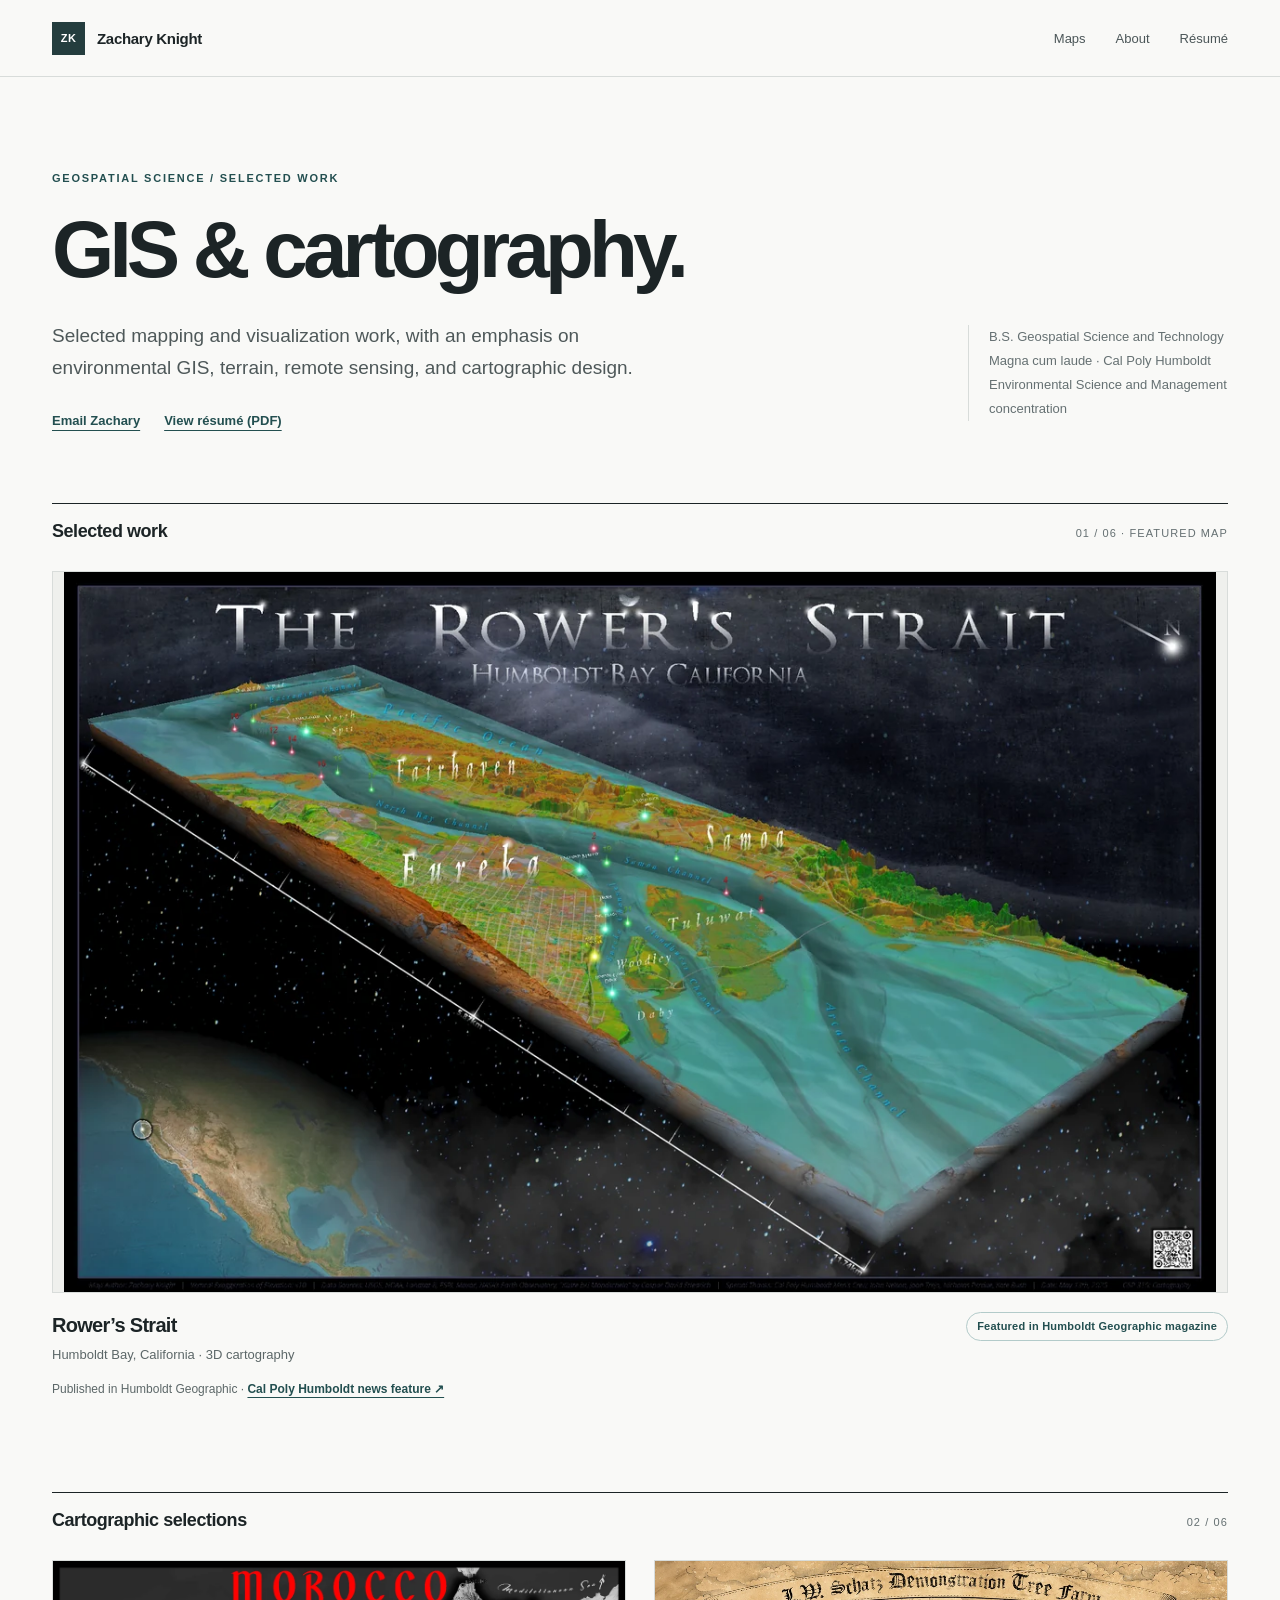
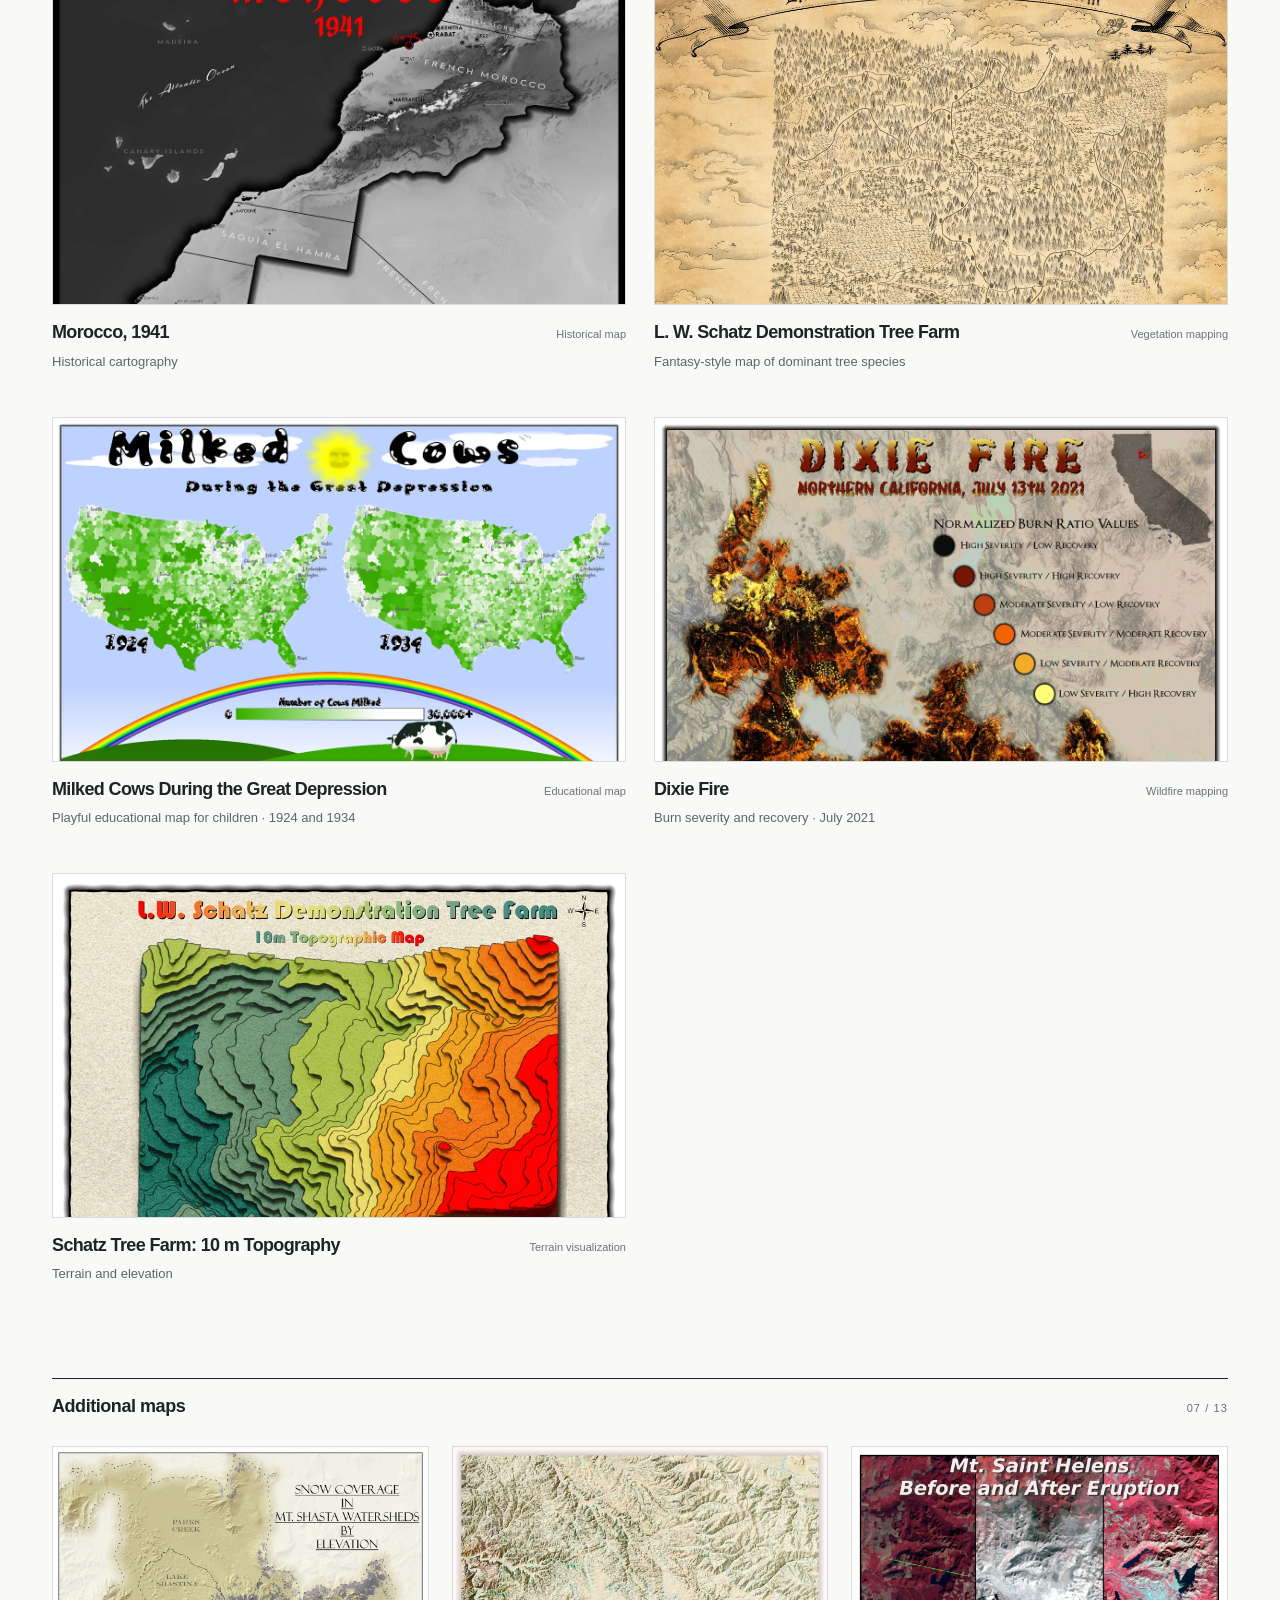
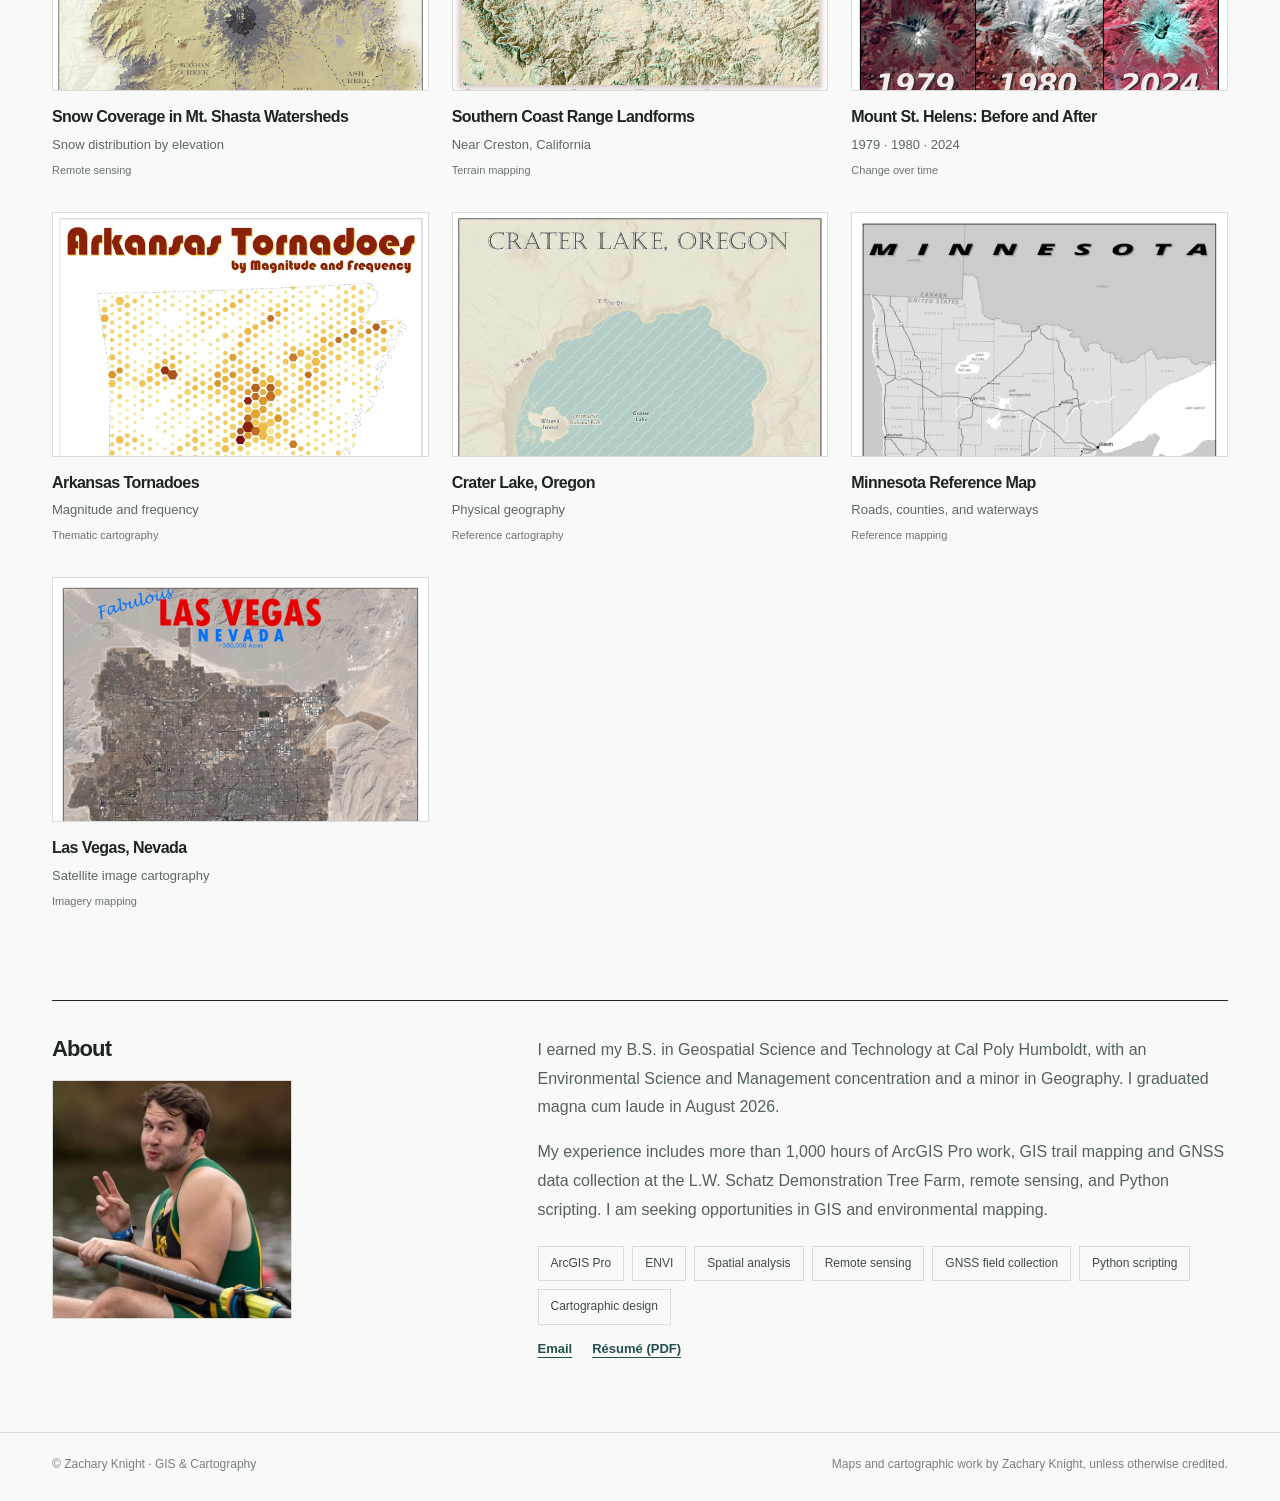
<file: index.html>
<!DOCTYPE html>

<html lang="en"><head>
<meta charset="utf-8"/><meta content="width=device-width,initial-scale=1" name="viewport"/>
<meta content="Selected maps by Zachary Knight, Geospatial Science graduate. Cartography, terrain, remote sensing, and environmental GIS." name="description"/><meta content="#f9f9f7" name="theme-color"/>
<title>Portfolio | Zachary Knight · GIS &amp; Cartography</title>
<link href="style.css" rel="stylesheet"/>
<link href="assets/favicon.svg" rel="icon" type="image/svg+xml"/>
</head><body data-depth="0">
<a class="skip-link" href="#main">Skip to main content</a>
<header class="header"><div class="shell header-inner">
<a aria-label="Zachary Knight — homepage" class="brand" href="index.html"><span aria-hidden="true" class="brand-mark">ZK</span> Zachary Knight</a>
<nav aria-label="Main navigation" class="nav"><a href="index.html#selected">Maps</a><a href="index.html#about">About</a><a href="assets/Zachary_Knight_Resume_Public.pdf" rel="noopener noreferrer" target="_blank">Résumé</a></nav>
</div></header>
<main id="main">
<div class="shell">
<section class="hero"><div><p class="eyebrow">Geospatial science / selected work</p><h1>GIS &amp; cartography.</h1>
<p class="lede">Selected mapping and visualization work, with an emphasis on environmental GIS, terrain, remote sensing, and cartographic design.</p><div class="hero-links"><a class="hero-link" href="mailto:zachary42knight@gmail.com">Email Zachary</a><a class="hero-link" href="assets/Zachary_Knight_Resume_Public.pdf" rel="noopener noreferrer" target="_blank">View résumé (PDF)</a></div></div>
<div class="hero-side">B.S. Geospatial Science and Technology<br/>Magna cum laude · Cal Poly Humboldt<br/>Environmental Science and Management concentration</div></section>
<section aria-labelledby="featured-title" class="section" id="selected"><div class="section-head"><h2 id="featured-title">Selected work</h2><span class="section-number">01 / 06 · Featured map</span></div>
<a aria-label="View Rower's Strait project" class="featured-block" href="projects/rowers-strait.html">
<div class="feature-image"><img alt="Rower’s Strait: oblique 3D map of Humboldt Bay, California" fetchpriority="high" height="1280" src="assets/thumbs/rowers-strait.webp" width="2048"/></div>
<div class="featured-caption"><div><h3 class="card-title">Rower’s Strait</h3><p class="card-subtitle">Humboldt Bay, California · 3D cartography</p></div><span class="pill">Featured in Humboldt Geographic magazine</span></div></a><p class="publication-note">Published in Humboldt Geographic · <a href="https://now.humboldt.edu/news/geography-publication-highlights-art-mapmaking-and-storytelling" rel="noopener noreferrer" target="_blank">Cal Poly Humboldt news feature ↗</a></p></section>
<section aria-labelledby="primary-title" class="section"><div class="section-head"><h2 id="primary-title">Cartographic selections</h2><span class="section-number">02 / 06</span></div><div class="cards"><a aria-label="View Morocco, 1941" class="card" href="projects/morocco-1941.html">
<div class="card-image"><img alt="Morocco, 1941 map preview" decoding="async" height="1582" loading="lazy" src="assets/thumbs/morocco-1941.webp" width="2048"/></div>
<div class="card-info"><div><h3 class="card-title">Morocco, 1941</h3><p class="card-subtitle">Historical cartography</p></div><span class="category">Historical map</span></div></a>
<a aria-label="View L. W. Schatz Demonstration Tree Farm" class="card" href="projects/schatz-tree-farm.html">
<div class="card-image"><img alt="L. W. Schatz Demonstration Tree Farm map preview" decoding="async" height="2048" loading="lazy" src="assets/thumbs/schatz-tree-farm.webp" width="1843"/></div>
<div class="card-info"><div><h3 class="card-title">L. W. Schatz Demonstration Tree Farm</h3><p class="card-subtitle">Fantasy-style map of dominant tree species</p></div><span class="category">Vegetation mapping</span></div></a>
<a aria-label="View Milked Cows During the Great Depression" class="card" href="projects/milked-cows.html">
<div class="card-image"><img alt="Milked Cows During the Great Depression map preview" decoding="async" height="1325" loading="lazy" src="assets/thumbs/milked-cows.webp" width="2048"/></div>
<div class="card-info"><div><h3 class="card-title">Milked Cows During the Great Depression</h3><p class="card-subtitle">Playful educational map for children · 1924 and 1934</p></div><span class="category">Educational map</span></div></a>
<a aria-label="View Dixie Fire" class="card" href="projects/dixie-fire.html">
<div class="card-image"><img alt="Dixie Fire map preview" decoding="async" height="2048" loading="lazy" src="assets/thumbs/dixie-fire.webp" width="2048"/></div>
<div class="card-info"><div><h3 class="card-title">Dixie Fire</h3><p class="card-subtitle">Burn severity and recovery · July 2021</p></div><span class="category">Wildfire mapping</span></div></a>
<a aria-label="View Schatz Tree Farm: 10 m Topography" class="card" href="projects/schatz-topography.html">
<div class="card-image"><img alt="Schatz Tree Farm: 10 m Topography map preview" decoding="async" height="2048" loading="lazy" src="assets/thumbs/schatz-topography.webp" width="1582"/></div>
<div class="card-info"><div><h3 class="card-title">Schatz Tree Farm: 10 m Topography</h3><p class="card-subtitle">Terrain and elevation</p></div><span class="category">Terrain visualization</span></div></a></div></section>
<section aria-labelledby="secondary-title" class="section" id="additional"><div class="section-head"><h2 id="secondary-title">Additional maps</h2><span class="section-number">07 / 13</span></div><div class="cards cards-secondary"><a aria-label="View Snow Coverage in Mt. Shasta Watersheds" class="card" href="projects/shasta-snow.html">
<div class="card-image"><img alt="Snow Coverage in Mt. Shasta Watersheds map preview" decoding="async" height="2048" loading="lazy" src="assets/thumbs/shasta-snow.webp" width="2048"/></div>
<div class="card-info"><div><h3 class="card-title">Snow Coverage in Mt. Shasta Watersheds</h3><p class="card-subtitle">Snow distribution by elevation</p></div><span class="category">Remote sensing</span></div></a>
<a aria-label="View Southern Coast Range Landforms" class="card" href="projects/coast-range-landforms.html">
<div class="card-image"><img alt="Southern Coast Range Landforms map preview" decoding="async" height="1932" loading="lazy" src="assets/thumbs/coast-range-landforms.webp" width="2500"/></div>
<div class="card-info"><div><h3 class="card-title">Southern Coast Range Landforms</h3><p class="card-subtitle">Near Creston, California</p></div><span class="category">Terrain mapping</span></div></a>
<a aria-label="View Mount St. Helens: Before and After" class="card" href="projects/st-helens.html">
<div class="card-image"><img alt="Mount St. Helens: Before and After map preview" decoding="async" height="1653" loading="lazy" src="assets/thumbs/st-helens.webp" width="2139"/></div>
<div class="card-info"><div><h3 class="card-title">Mount St. Helens: Before and After</h3><p class="card-subtitle">1979 · 1980 · 2024</p></div><span class="category">Change over time</span></div></a>
<a aria-label="View Arkansas Tornadoes" class="card" href="projects/arkansas-tornadoes.html">
<div class="card-image"><img alt="Arkansas Tornadoes map preview" decoding="async" height="1556" loading="lazy" src="assets/thumbs/arkansas-tornadoes.webp" width="1556"/></div>
<div class="card-info"><div><h3 class="card-title">Arkansas Tornadoes</h3><p class="card-subtitle">Magnitude and frequency</p></div><span class="category">Thematic cartography</span></div></a>
<a aria-label="View Crater Lake, Oregon" class="card" href="projects/crater-lake.html">
<div class="card-image"><img alt="Crater Lake, Oregon map preview" decoding="async" height="1556" loading="lazy" src="assets/thumbs/crater-lake.webp" width="1556"/></div>
<div class="card-info"><div><h3 class="card-title">Crater Lake, Oregon</h3><p class="card-subtitle">Physical geography</p></div><span class="category">Reference cartography</span></div></a>
<a aria-label="View Minnesota Reference Map" class="card" href="projects/minnesota-reference.html">
<div class="card-image"><img alt="Minnesota Reference Map map preview" decoding="async" height="2139" loading="lazy" src="assets/thumbs/minnesota-reference.webp" width="1653"/></div>
<div class="card-info"><div><h3 class="card-title">Minnesota Reference Map</h3><p class="card-subtitle">Roads, counties, and waterways</p></div><span class="category">Reference mapping</span></div></a>
<a aria-label="View Las Vegas, Nevada" class="card" href="projects/las-vegas.html">
<div class="card-image"><img alt="Las Vegas, Nevada map preview" decoding="async" height="2139" loading="lazy" src="assets/thumbs/las-vegas.webp" width="1750"/></div>
<div class="card-info"><div><h3 class="card-title">Las Vegas, Nevada</h3><p class="card-subtitle">Satellite image cartography</p></div><span class="category">Imagery mapping</span></div></a></div></section>
<section aria-labelledby="about-title" class="about" id="about"><div class="about-identity"><h2 id="about-title">About</h2><img class="about-photo" alt="Zachary Knight in a rowing uniform, seated on the water with an oar" src="assets/zachary-knight-rowing.webp" width="505" height="504" loading="lazy" decoding="async"/></div><div><p>I earned my B.S. in Geospatial Science and Technology at Cal Poly Humboldt, with an Environmental Science and Management concentration and a minor in Geography. I graduated magna cum laude in August 2026.</p>
<p>My experience includes more than 1,000 hours of ArcGIS Pro work, GIS trail mapping and GNSS data collection at the L.W. Schatz Demonstration Tree Farm, remote sensing, and Python scripting. I am seeking opportunities in GIS and environmental mapping.</p>
<ul aria-label="Areas of experience" class="skills"><li>ArcGIS Pro</li><li>ENVI</li><li>Spatial analysis</li><li>Remote sensing</li><li>GNSS field collection</li><li>Python scripting</li><li>Cartographic design</li></ul>
<div aria-label="Contact and résumé links" class="contact-links" data-contact-links="" hidden=""></div></div></section>
</div></main>
<footer class="footer"><div class="shell footer-inner"><span>© Zachary Knight · GIS &amp; Cartography</span><span>Maps and cartographic work by Zachary Knight, unless otherwise credited.</span></div></footer>
<script src="site-config.js"></script><script src="site.js"></script>
</body></html>
</file>
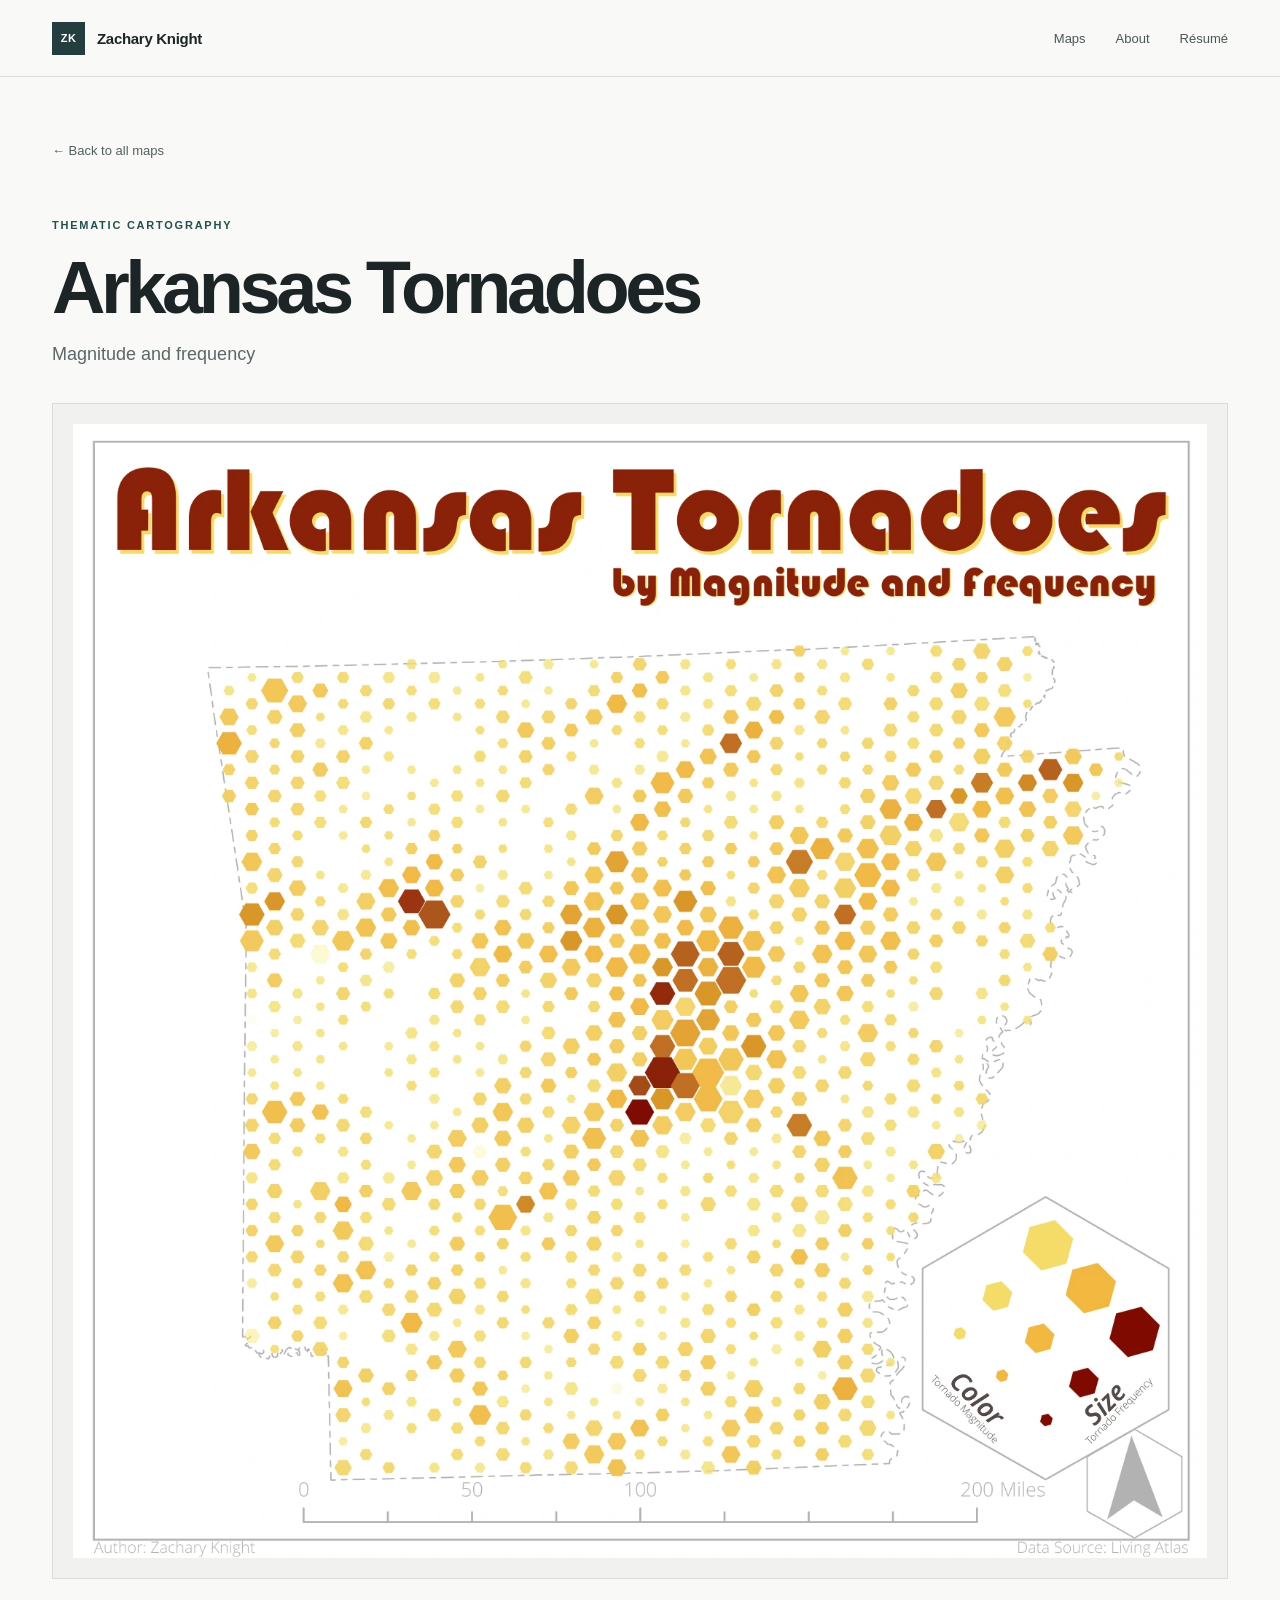
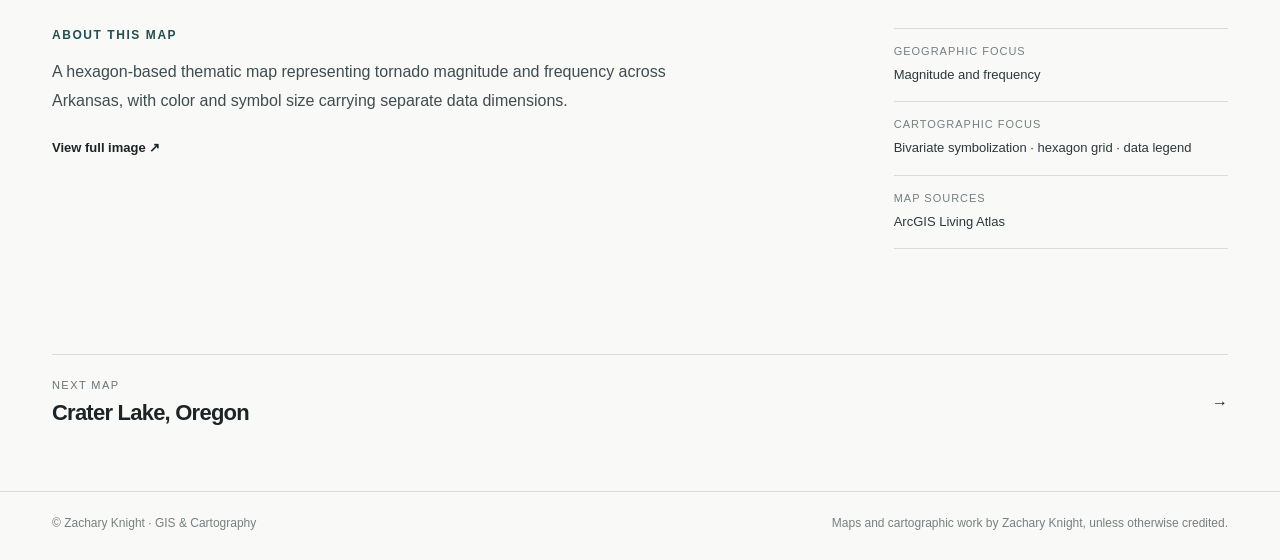
<file: projects/arkansas-tornadoes.html>
<!DOCTYPE html>

<html lang="en"><head>
<meta charset="utf-8"/><meta content="width=device-width,initial-scale=1" name="viewport"/>
<meta content="A hexagon-based thematic map representing tornado magnitude and frequency across Arkansas, with color and symbol size carrying separate data dimensions." name="description"/><meta content="#f9f9f7" name="theme-color"/>
<title>Arkansas Tornadoes | Zachary Knight · GIS &amp; Cartography</title>
<link href="../style.css" rel="stylesheet"/>
<link href="../assets/favicon.svg" rel="icon" type="image/svg+xml"/>
</head><body data-depth="1">
<a class="skip-link" href="#main">Skip to main content</a>
<header class="header"><div class="shell header-inner">
<a aria-label="Zachary Knight — homepage" class="brand" href="../index.html"><span aria-hidden="true" class="brand-mark">ZK</span> Zachary Knight</a>
<nav aria-label="Main navigation" class="nav"><a href="../index.html#selected">Maps</a><a href="../index.html#about">About</a><a href="../assets/Zachary_Knight_Resume_Public.pdf" rel="noopener noreferrer" target="_blank">Résumé</a></nav>
</div></header>
<main id="main"><div class="shell">
<section class="project-hero"><a class="back-link" href="../index.html#selected">← Back to all maps</a>
<p class="eyebrow">Thematic cartography</p><h1>Arkansas Tornadoes</h1>
<p class="project-subtitle">Magnitude and frequency</p></section>
<div class="project-visual"><img alt="Full cartographic layout: Arkansas Tornadoes" decoding="async" height="1556" src="../assets/full/arkansas-tornadoes.webp" width="1556"/></div>
<section aria-label="Map details" class="project-bottom"><div><h2>About this map</h2><p>A hexagon-based thematic map representing tornado magnitude and frequency across Arkansas, with color and symbol size carrying separate data dimensions.</p><div class="project-actions">
<a class="text-link" href="../assets/full/arkansas-tornadoes.webp" rel="noopener noreferrer" target="_blank">View full image ↗</a>
</div></div><dl class="detail-meta">
<div><dt>Geographic focus</dt><dd>Magnitude and frequency</dd></div>
<div><dt>Cartographic focus</dt><dd>Bivariate symbolization · hexagon grid · data legend</dd></div><div><dt>Map sources</dt><dd>ArcGIS Living Atlas</dd></div></dl></section>
<section class="project-next"><a aria-label="View next map: Crater Lake, Oregon" href="crater-lake.html"><div><p class="next-label">Next map</p><h2>Crater Lake, Oregon</h2></div><span aria-hidden="true">→</span></a></section>
</div></main>
<footer class="footer"><div class="shell footer-inner"><span>© Zachary Knight · GIS &amp; Cartography</span><span>Maps and cartographic work by Zachary Knight, unless otherwise credited.</span></div></footer>
<script src="../site-config.js"></script><script src="../site.js"></script>
</body></html>
</file>
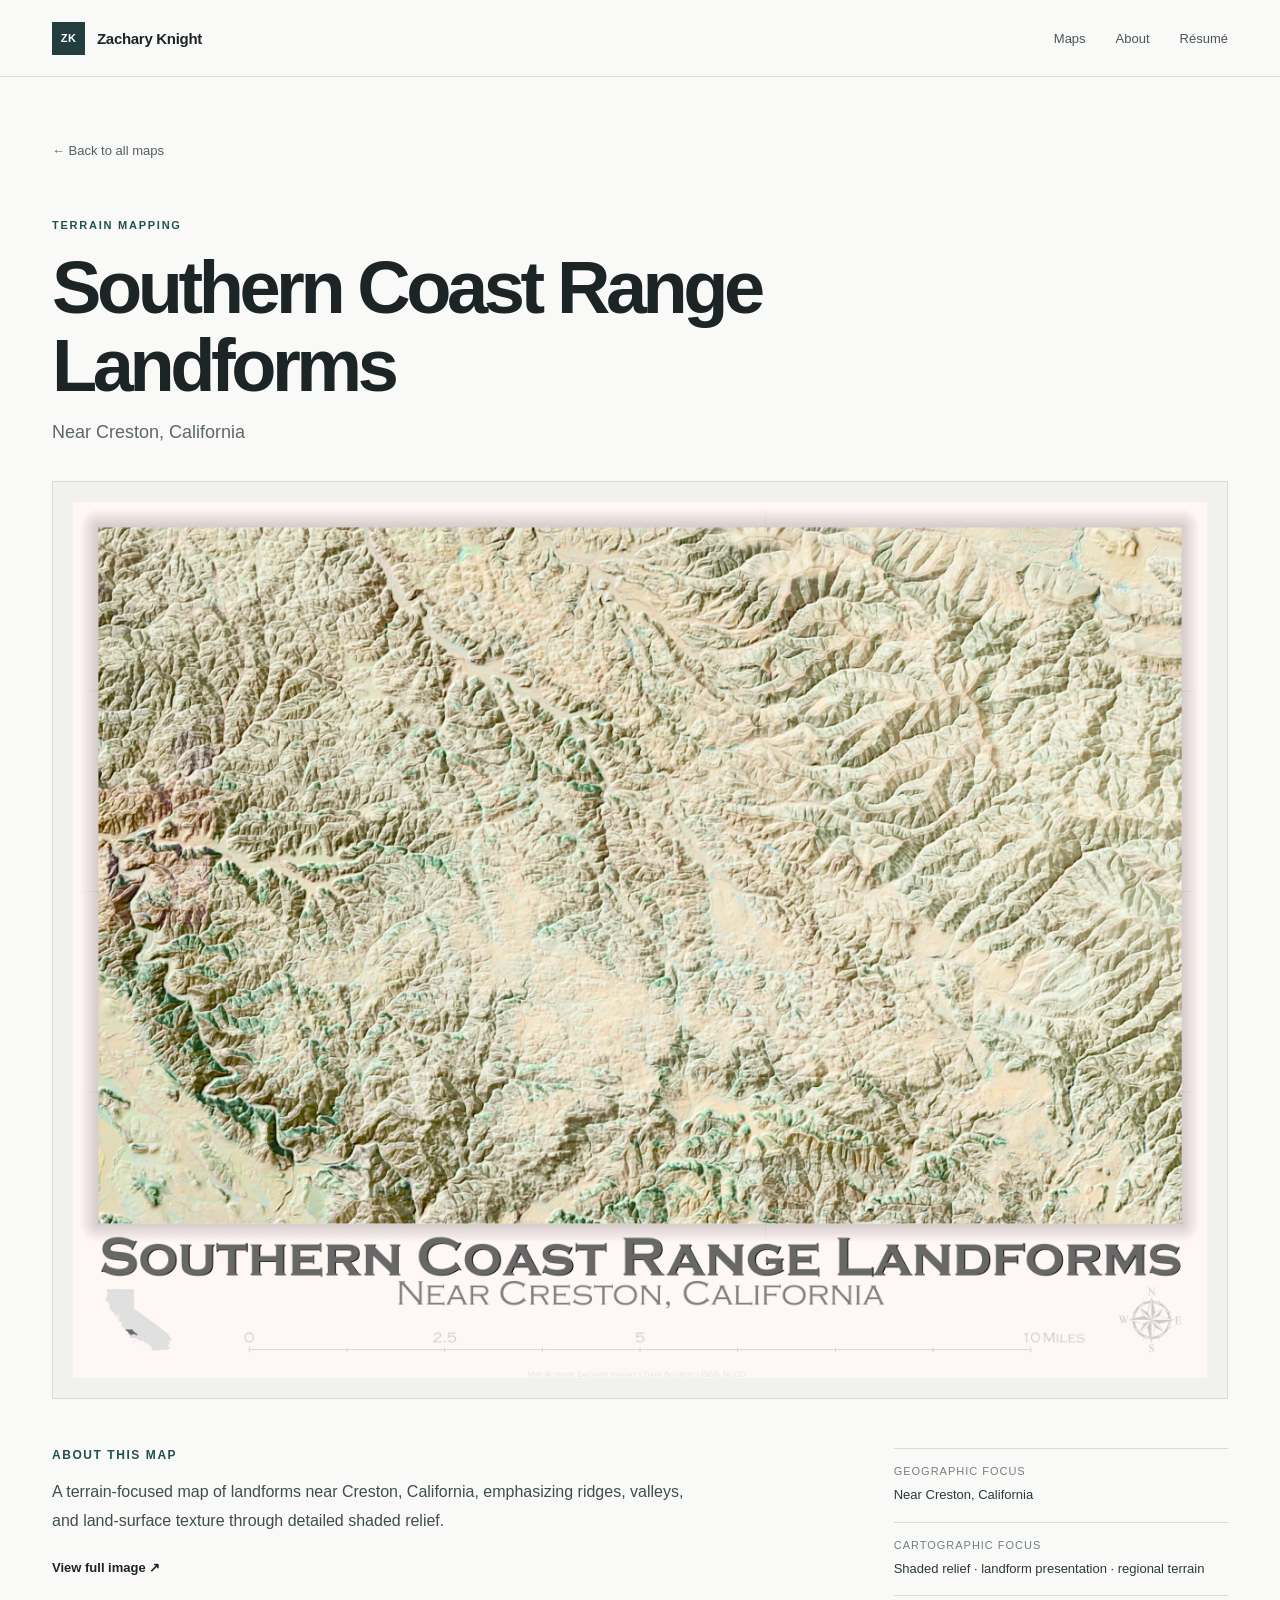
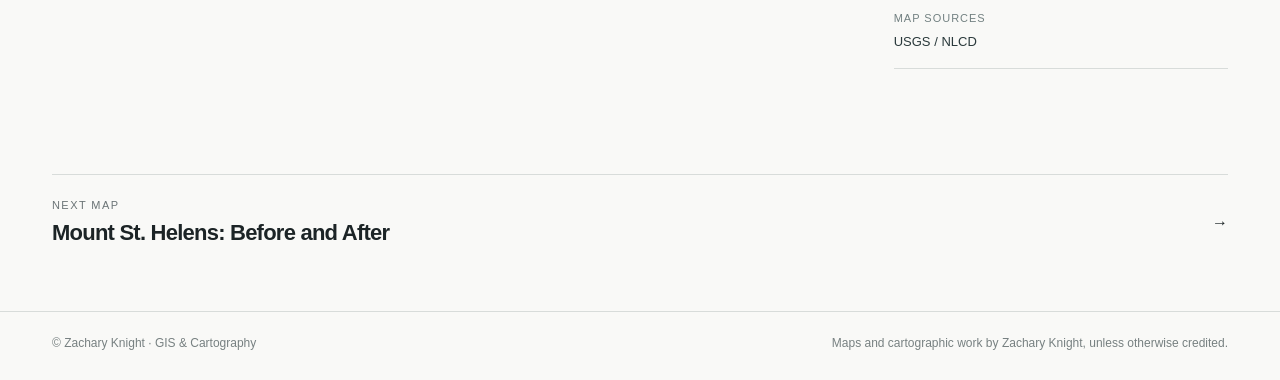
<file: projects/coast-range-landforms.html>
<!DOCTYPE html>

<html lang="en"><head>
<meta charset="utf-8"/><meta content="width=device-width,initial-scale=1" name="viewport"/>
<meta content="A terrain-focused map of landforms near Creston, California, emphasizing ridges, valleys, and land-surface texture through detailed shaded relief." name="description"/><meta content="#f9f9f7" name="theme-color"/>
<title>Southern Coast Range Landforms | Zachary Knight · GIS &amp; Cartography</title>
<link href="../style.css" rel="stylesheet"/>
<link href="../assets/favicon.svg" rel="icon" type="image/svg+xml"/>
</head><body data-depth="1">
<a class="skip-link" href="#main">Skip to main content</a>
<header class="header"><div class="shell header-inner">
<a aria-label="Zachary Knight — homepage" class="brand" href="../index.html"><span aria-hidden="true" class="brand-mark">ZK</span> Zachary Knight</a>
<nav aria-label="Main navigation" class="nav"><a href="../index.html#selected">Maps</a><a href="../index.html#about">About</a><a href="../assets/Zachary_Knight_Resume_Public.pdf" rel="noopener noreferrer" target="_blank">Résumé</a></nav>
</div></header>
<main id="main"><div class="shell">
<section class="project-hero"><a class="back-link" href="../index.html#selected">← Back to all maps</a>
<p class="eyebrow">Terrain mapping</p><h1>Southern Coast Range Landforms</h1>
<p class="project-subtitle">Near Creston, California</p></section>
<div class="project-visual"><img alt="Full cartographic layout: Southern Coast Range Landforms" decoding="async" height="1932" src="../assets/full/coast-range-landforms.webp" width="2500"/></div>
<section aria-label="Map details" class="project-bottom"><div><h2>About this map</h2><p>A terrain-focused map of landforms near Creston, California, emphasizing ridges, valleys, and land-surface texture through detailed shaded relief.</p><div class="project-actions">
<a class="text-link" href="../assets/full/coast-range-landforms.webp" rel="noopener noreferrer" target="_blank">View full image ↗</a>
</div></div><dl class="detail-meta">
<div><dt>Geographic focus</dt><dd>Near Creston, California</dd></div>
<div><dt>Cartographic focus</dt><dd>Shaded relief · landform presentation · regional terrain</dd></div><div><dt>Map sources</dt><dd>USGS / NLCD</dd></div></dl></section>
<section class="project-next"><a aria-label="View next map: Mount St. Helens: Before and After" href="st-helens.html"><div><p class="next-label">Next map</p><h2>Mount St. Helens: Before and After</h2></div><span aria-hidden="true">→</span></a></section>
</div></main>
<footer class="footer"><div class="shell footer-inner"><span>© Zachary Knight · GIS &amp; Cartography</span><span>Maps and cartographic work by Zachary Knight, unless otherwise credited.</span></div></footer>
<script src="../site-config.js"></script><script src="../site.js"></script>
</body></html>
</file>
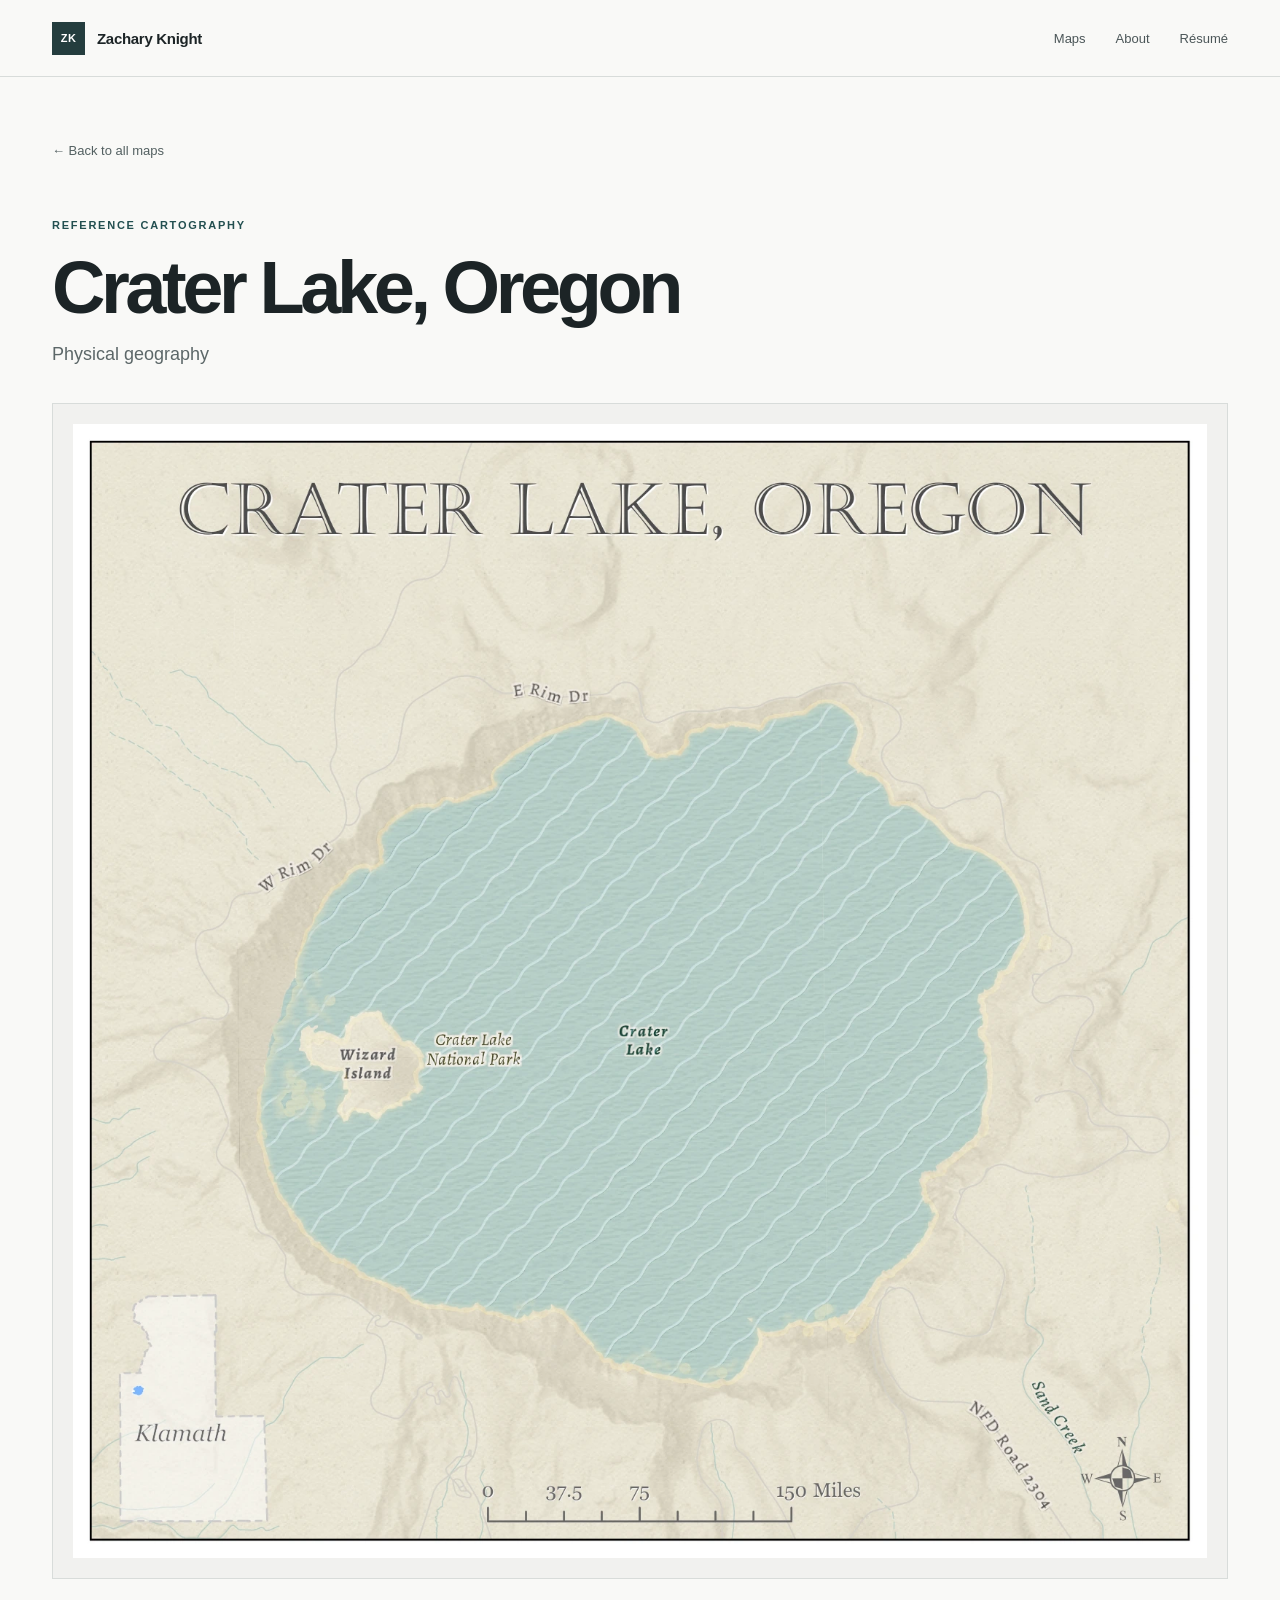
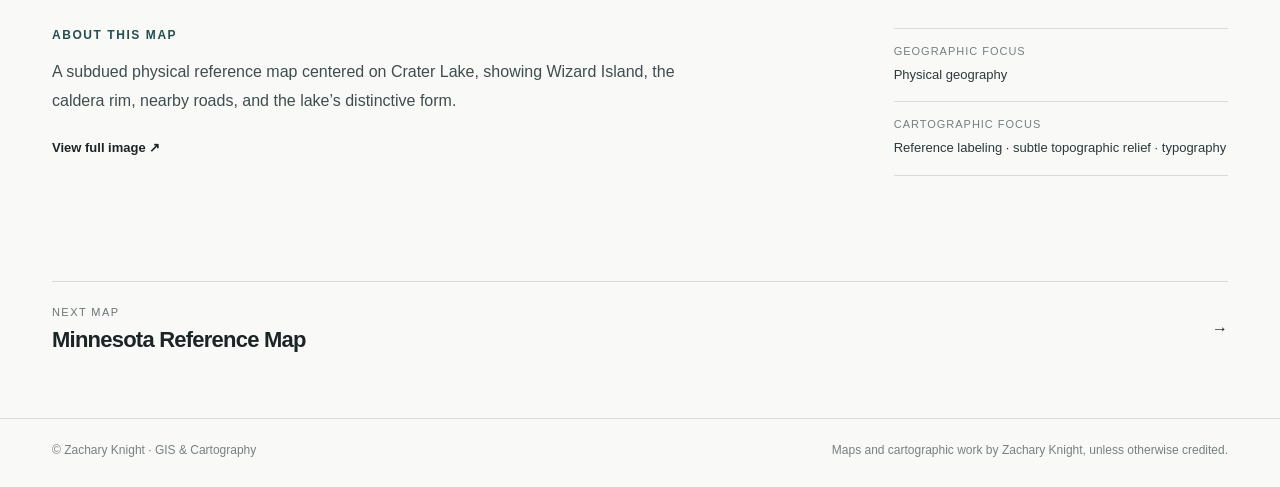
<file: projects/crater-lake.html>
<!DOCTYPE html>

<html lang="en"><head>
<meta charset="utf-8"/><meta content="width=device-width,initial-scale=1" name="viewport"/>
<meta content="A subdued physical reference map centered on Crater Lake, showing Wizard Island, the caldera rim, nearby roads, and the lake’s distinctive form." name="description"/><meta content="#f9f9f7" name="theme-color"/>
<title>Crater Lake, Oregon | Zachary Knight · GIS &amp; Cartography</title>
<link href="../style.css" rel="stylesheet"/>
<link href="../assets/favicon.svg" rel="icon" type="image/svg+xml"/>
</head><body data-depth="1">
<a class="skip-link" href="#main">Skip to main content</a>
<header class="header"><div class="shell header-inner">
<a aria-label="Zachary Knight — homepage" class="brand" href="../index.html"><span aria-hidden="true" class="brand-mark">ZK</span> Zachary Knight</a>
<nav aria-label="Main navigation" class="nav"><a href="../index.html#selected">Maps</a><a href="../index.html#about">About</a><a href="../assets/Zachary_Knight_Resume_Public.pdf" rel="noopener noreferrer" target="_blank">Résumé</a></nav>
</div></header>
<main id="main"><div class="shell">
<section class="project-hero"><a class="back-link" href="../index.html#selected">← Back to all maps</a>
<p class="eyebrow">Reference cartography</p><h1>Crater Lake, Oregon</h1>
<p class="project-subtitle">Physical geography</p></section>
<div class="project-visual"><img alt="Full cartographic layout: Crater Lake, Oregon" decoding="async" height="1556" src="../assets/full/crater-lake.webp" width="1556"/></div>
<section aria-label="Map details" class="project-bottom"><div><h2>About this map</h2><p>A subdued physical reference map centered on Crater Lake, showing Wizard Island, the caldera rim, nearby roads, and the lake’s distinctive form.</p><div class="project-actions">
<a class="text-link" href="../assets/full/crater-lake.webp" rel="noopener noreferrer" target="_blank">View full image ↗</a>
</div></div><dl class="detail-meta">
<div><dt>Geographic focus</dt><dd>Physical geography</dd></div>
<div><dt>Cartographic focus</dt><dd>Reference labeling · subtle topographic relief · typography</dd></div></dl></section>
<section class="project-next"><a aria-label="View next map: Minnesota Reference Map" href="minnesota-reference.html"><div><p class="next-label">Next map</p><h2>Minnesota Reference Map</h2></div><span aria-hidden="true">→</span></a></section>
</div></main>
<footer class="footer"><div class="shell footer-inner"><span>© Zachary Knight · GIS &amp; Cartography</span><span>Maps and cartographic work by Zachary Knight, unless otherwise credited.</span></div></footer>
<script src="../site-config.js"></script><script src="../site.js"></script>
</body></html>
</file>
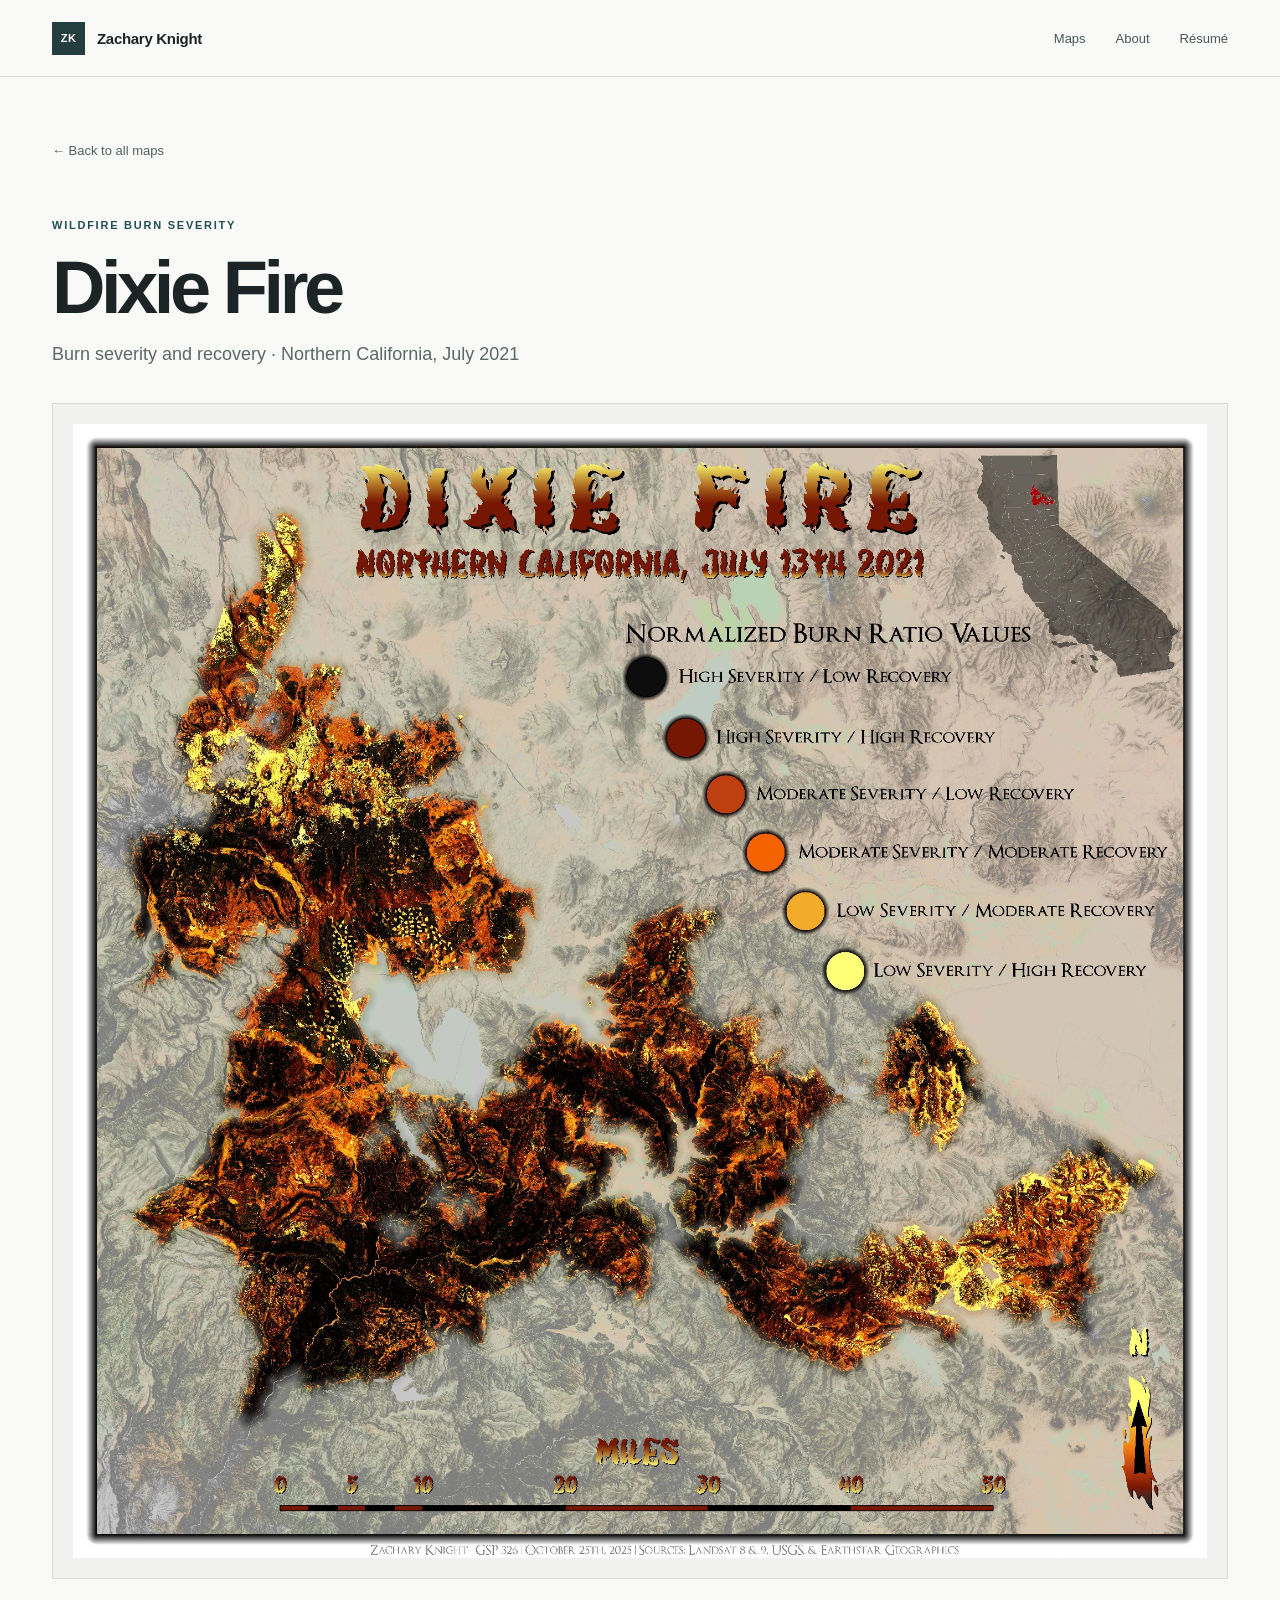
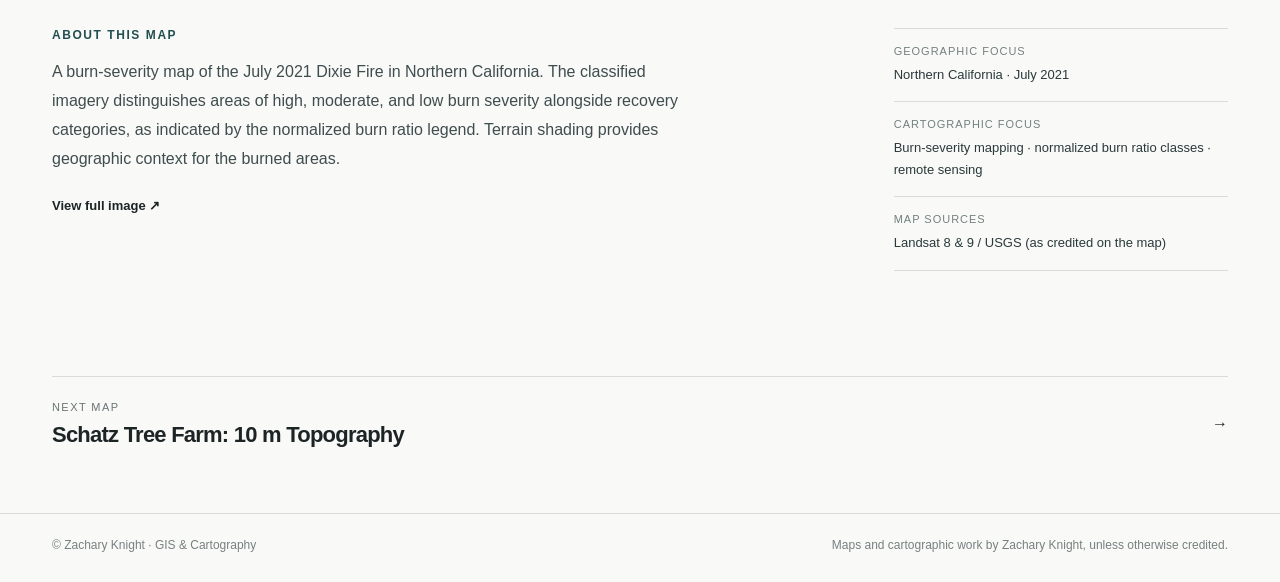
<file: projects/dixie-fire.html>
<!DOCTYPE html>

<html lang="en"><head>
<meta charset="utf-8"/><meta content="width=device-width,initial-scale=1" name="viewport"/>
<meta content="A burn-severity map of the July 2021 Dixie Fire in Northern California. The classified imagery distinguishes areas of high, moderate, and low burn severity alongside recovery categories, as indicated by the normalized burn ratio legend. Terrain shading provides geographic context for the burned areas." name="description"/><meta content="#f9f9f7" name="theme-color"/>
<title>Dixie Fire | Zachary Knight · GIS &amp; Cartography</title>
<link href="../style.css" rel="stylesheet"/>
<link href="../assets/favicon.svg" rel="icon" type="image/svg+xml"/>
</head><body data-depth="1">
<a class="skip-link" href="#main">Skip to main content</a>
<header class="header"><div class="shell header-inner">
<a aria-label="Zachary Knight — homepage" class="brand" href="../index.html"><span aria-hidden="true" class="brand-mark">ZK</span> Zachary Knight</a>
<nav aria-label="Main navigation" class="nav"><a href="../index.html#selected">Maps</a><a href="../index.html#about">About</a><a href="../assets/Zachary_Knight_Resume_Public.pdf" rel="noopener noreferrer" target="_blank">Résumé</a></nav>
</div></header>
<main id="main"><div class="shell">
<section class="project-hero"><a class="back-link" href="../index.html#selected">← Back to all maps</a>
<p class="eyebrow">Wildfire burn severity</p><h1>Dixie Fire</h1>
<p class="project-subtitle">Burn severity and recovery · Northern California, July 2021</p></section>
<div class="project-visual"><img alt="Full cartographic layout: Dixie Fire" decoding="async" height="2048" src="../assets/full/dixie-fire.webp" width="2048"/></div>
<section aria-label="Map details" class="project-bottom"><div><h2>About this map</h2><p>A burn-severity map of the July 2021 Dixie Fire in Northern California. The classified imagery distinguishes areas of high, moderate, and low burn severity alongside recovery categories, as indicated by the normalized burn ratio legend. Terrain shading provides geographic context for the burned areas.</p><div class="project-actions">
<a class="text-link" href="../assets/full/dixie-fire.webp" rel="noopener noreferrer" target="_blank">View full image ↗</a>
</div></div><dl class="detail-meta">
<div><dt>Geographic focus</dt><dd>Northern California · July 2021</dd></div>
<div><dt>Cartographic focus</dt><dd>Burn-severity mapping · normalized burn ratio classes · remote sensing</dd></div><div><dt>Map sources</dt><dd>Landsat 8 &amp; 9 / USGS (as credited on the map)</dd></div></dl></section>
<section class="project-next"><a aria-label="View next map: Schatz Tree Farm: 10 m Topography" href="schatz-topography.html"><div><p class="next-label">Next map</p><h2>Schatz Tree Farm: 10 m Topography</h2></div><span aria-hidden="true">→</span></a></section>
</div></main>
<footer class="footer"><div class="shell footer-inner"><span>© Zachary Knight · GIS &amp; Cartography</span><span>Maps and cartographic work by Zachary Knight, unless otherwise credited.</span></div></footer>
<script src="../site-config.js"></script><script src="../site.js"></script>
</body></html>
</file>
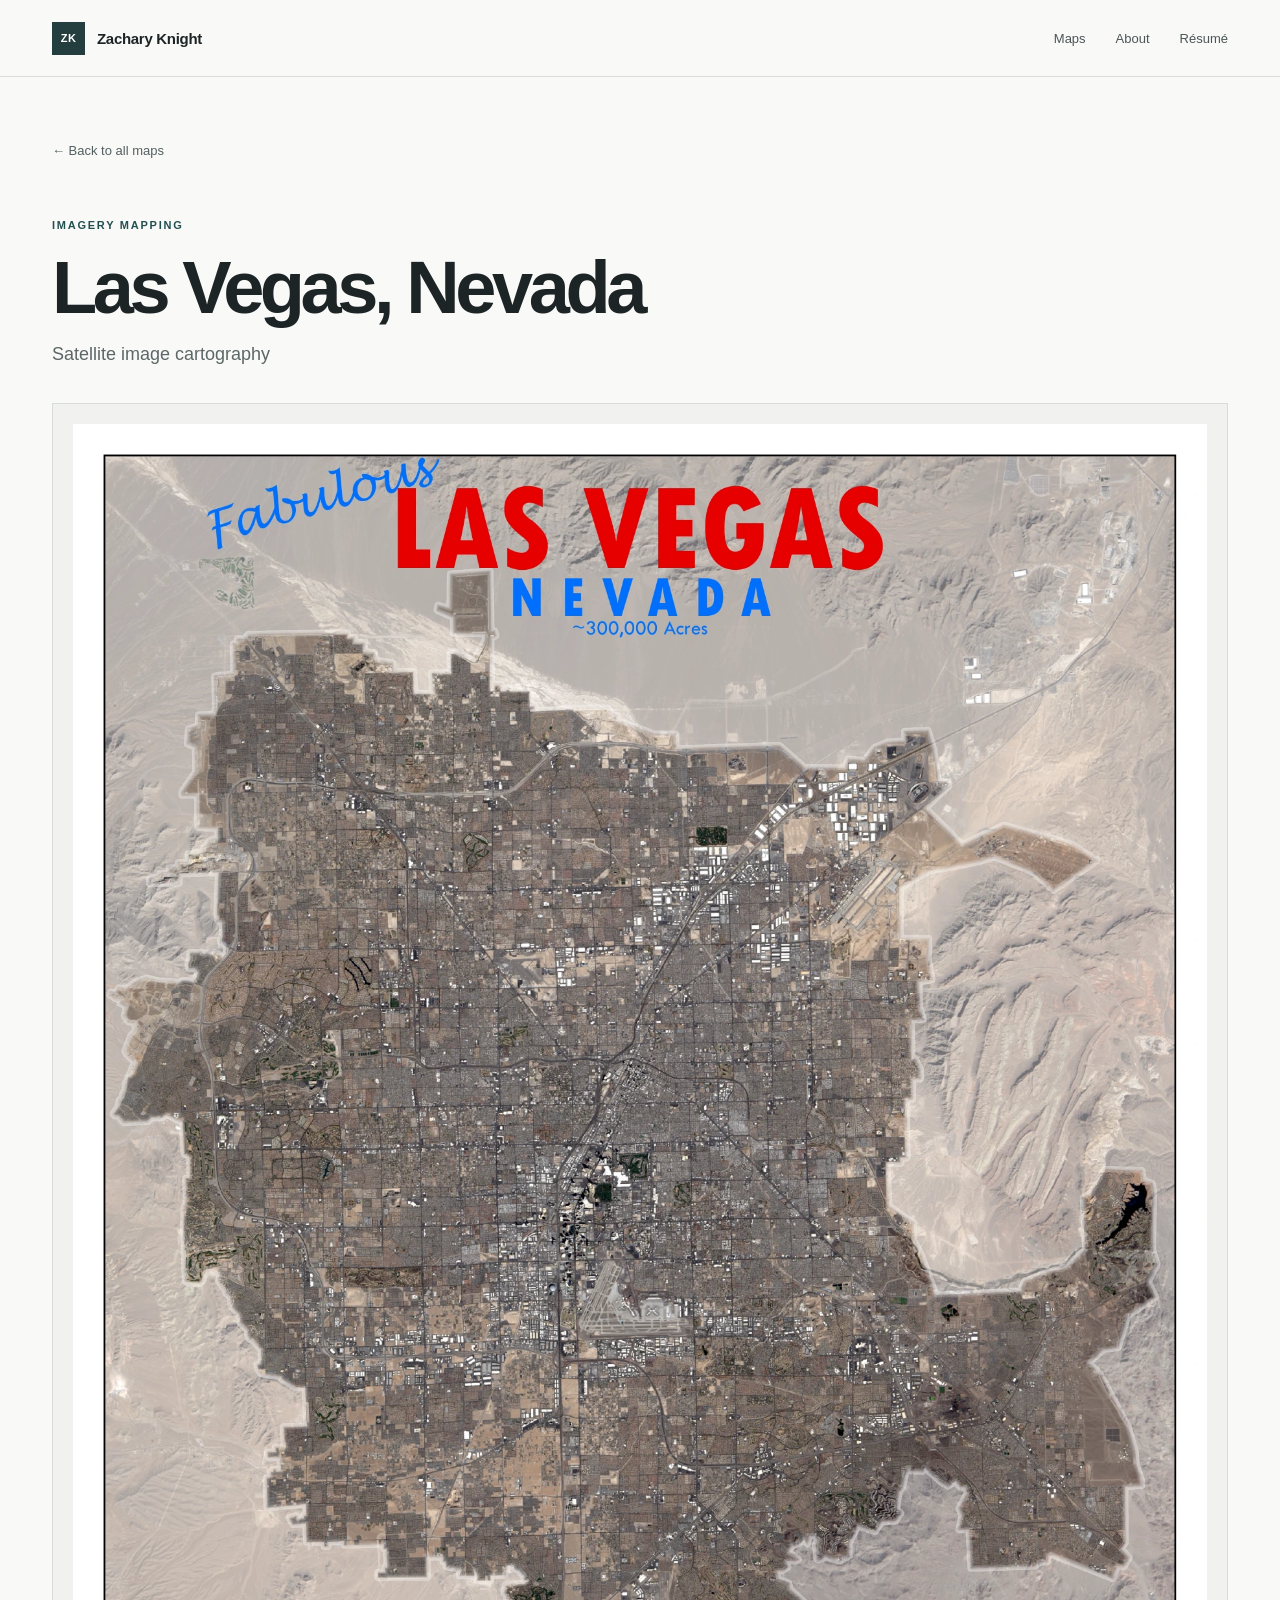
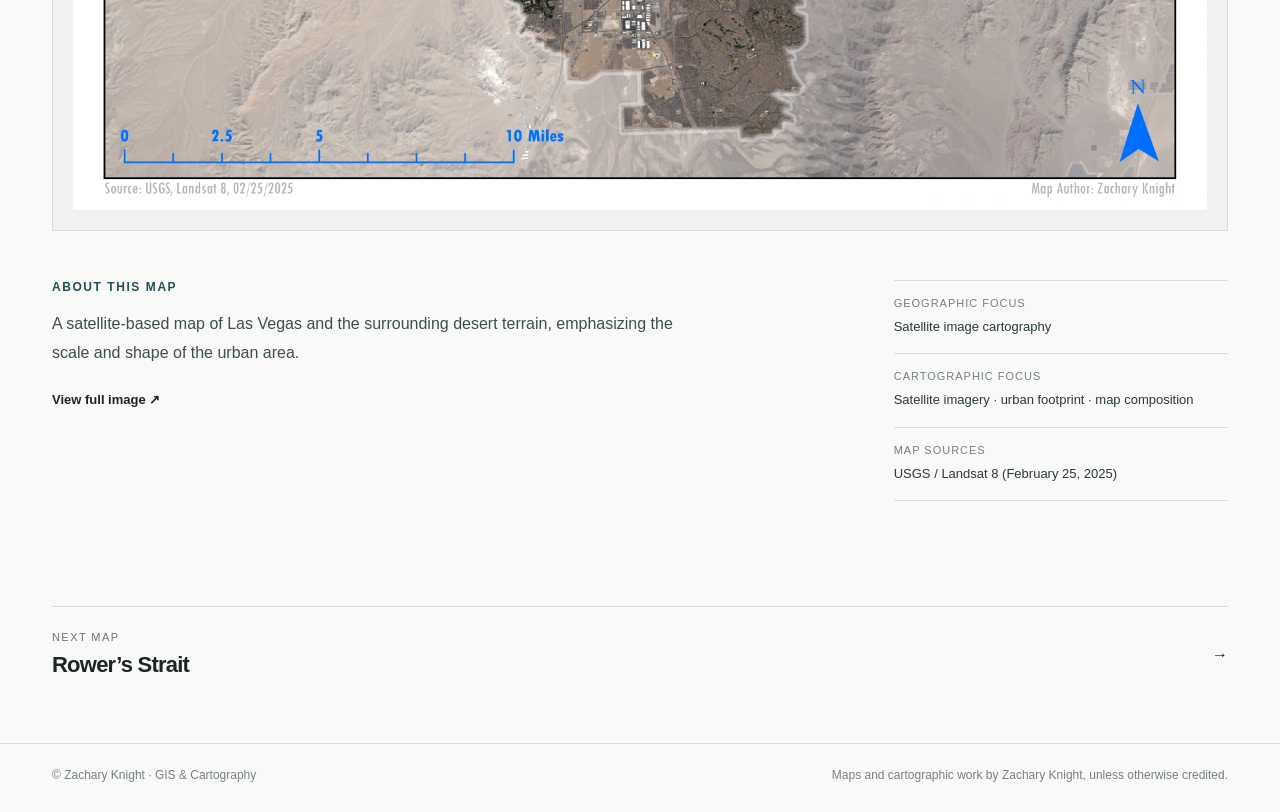
<file: projects/las-vegas.html>
<!DOCTYPE html>

<html lang="en"><head>
<meta charset="utf-8"/><meta content="width=device-width,initial-scale=1" name="viewport"/>
<meta content="A satellite-based map of Las Vegas and the surrounding desert terrain, emphasizing the scale and shape of the urban area." name="description"/><meta content="#f9f9f7" name="theme-color"/>
<title>Las Vegas, Nevada | Zachary Knight · GIS &amp; Cartography</title>
<link href="../style.css" rel="stylesheet"/>
<link href="../assets/favicon.svg" rel="icon" type="image/svg+xml"/>
</head><body data-depth="1">
<a class="skip-link" href="#main">Skip to main content</a>
<header class="header"><div class="shell header-inner">
<a aria-label="Zachary Knight — homepage" class="brand" href="../index.html"><span aria-hidden="true" class="brand-mark">ZK</span> Zachary Knight</a>
<nav aria-label="Main navigation" class="nav"><a href="../index.html#selected">Maps</a><a href="../index.html#about">About</a><a href="../assets/Zachary_Knight_Resume_Public.pdf" rel="noopener noreferrer" target="_blank">Résumé</a></nav>
</div></header>
<main id="main"><div class="shell">
<section class="project-hero"><a class="back-link" href="../index.html#selected">← Back to all maps</a>
<p class="eyebrow">Imagery mapping</p><h1>Las Vegas, Nevada</h1>
<p class="project-subtitle">Satellite image cartography</p></section>
<div class="project-visual"><img alt="Full cartographic layout: Las Vegas, Nevada" decoding="async" height="2139" src="../assets/full/las-vegas.webp" width="1750"/></div>
<section aria-label="Map details" class="project-bottom"><div><h2>About this map</h2><p>A satellite-based map of Las Vegas and the surrounding desert terrain, emphasizing the scale and shape of the urban area.</p><div class="project-actions">
<a class="text-link" href="../assets/full/las-vegas.webp" rel="noopener noreferrer" target="_blank">View full image ↗</a>
</div></div><dl class="detail-meta">
<div><dt>Geographic focus</dt><dd>Satellite image cartography</dd></div>
<div><dt>Cartographic focus</dt><dd>Satellite imagery · urban footprint · map composition</dd></div><div><dt>Map sources</dt><dd>USGS / Landsat 8 (February 25, 2025)</dd></div></dl></section>
<section class="project-next"><a aria-label="View next map: Rower’s Strait" href="rowers-strait.html"><div><p class="next-label">Next map</p><h2>Rower’s Strait</h2></div><span aria-hidden="true">→</span></a></section>
</div></main>
<footer class="footer"><div class="shell footer-inner"><span>© Zachary Knight · GIS &amp; Cartography</span><span>Maps and cartographic work by Zachary Knight, unless otherwise credited.</span></div></footer>
<script src="../site-config.js"></script><script src="../site.js"></script>
</body></html>
</file>
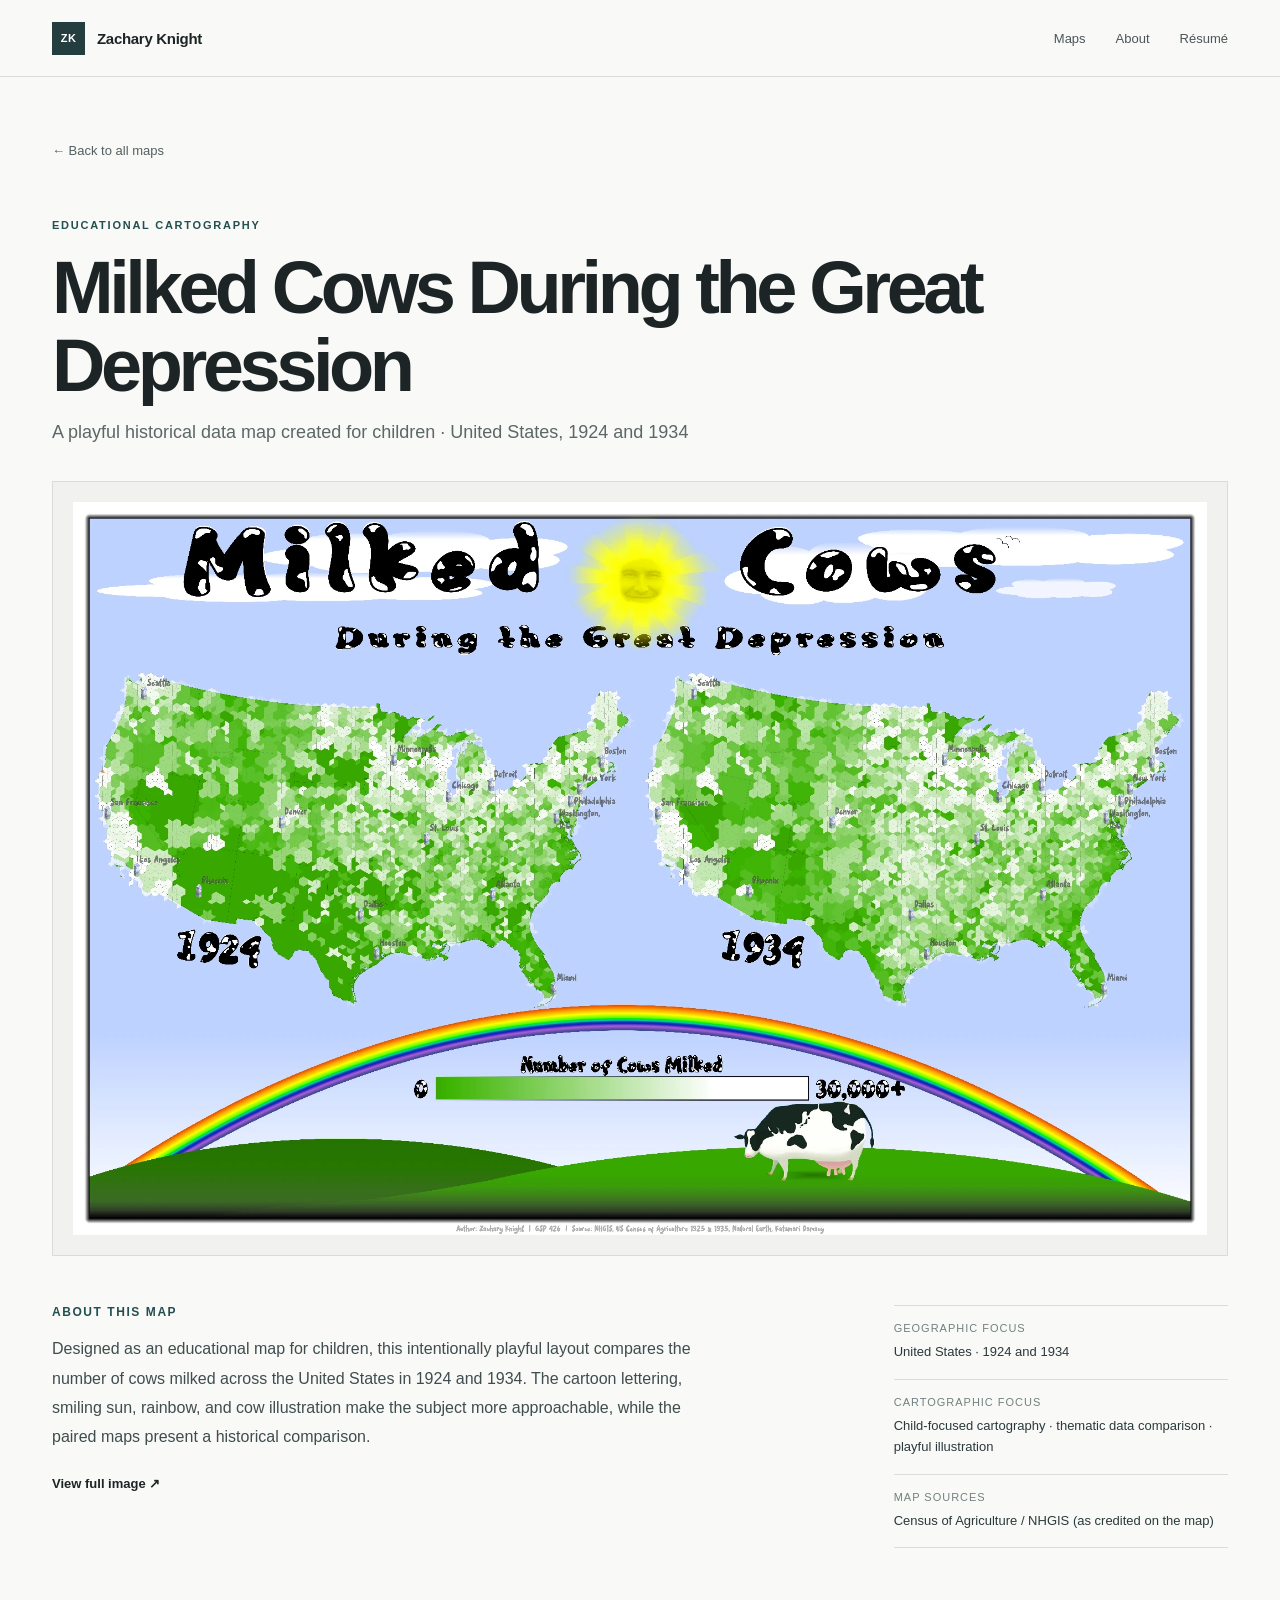
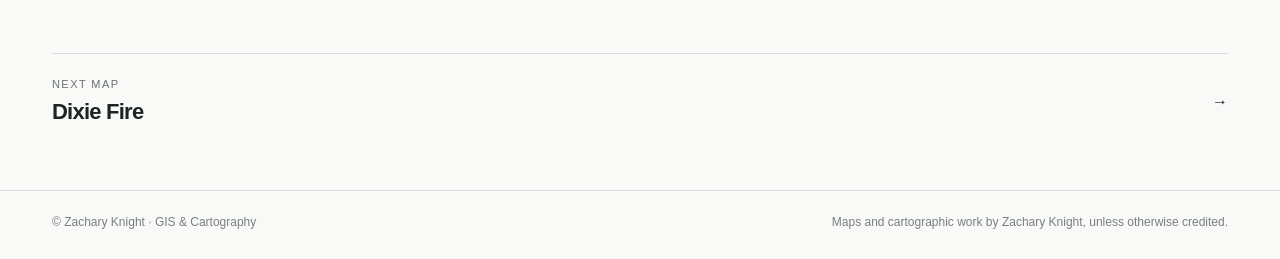
<file: projects/milked-cows.html>
<!DOCTYPE html>

<html lang="en"><head>
<meta charset="utf-8"/><meta content="width=device-width,initial-scale=1" name="viewport"/>
<meta content="Designed as an educational map for children, this intentionally playful layout compares the number of cows milked across the United States in 1924 and 1934. The cartoon lettering, smiling sun, rainbow, and cow illustration make the subject more approachable, while the paired maps present a historical comparison." name="description"/><meta content="#f9f9f7" name="theme-color"/>
<title>Milked Cows During the Great Depression | Zachary Knight · GIS &amp; Cartography</title>
<link href="../style.css" rel="stylesheet"/>
<link href="../assets/favicon.svg" rel="icon" type="image/svg+xml"/>
</head><body data-depth="1">
<a class="skip-link" href="#main">Skip to main content</a>
<header class="header"><div class="shell header-inner">
<a aria-label="Zachary Knight — homepage" class="brand" href="../index.html"><span aria-hidden="true" class="brand-mark">ZK</span> Zachary Knight</a>
<nav aria-label="Main navigation" class="nav"><a href="../index.html#selected">Maps</a><a href="../index.html#about">About</a><a href="../assets/Zachary_Knight_Resume_Public.pdf" rel="noopener noreferrer" target="_blank">Résumé</a></nav>
</div></header>
<main id="main"><div class="shell">
<section class="project-hero"><a class="back-link" href="../index.html#selected">← Back to all maps</a>
<p class="eyebrow">Educational cartography</p><h1>Milked Cows During the Great Depression</h1>
<p class="project-subtitle">A playful historical data map created for children · United States, 1924 and 1934</p></section>
<div class="project-visual"><img alt="Full cartographic layout: Milked Cows During the Great Depression" decoding="async" height="1325" src="../assets/full/milked-cows.webp" width="2048"/></div>
<section aria-label="Map details" class="project-bottom"><div><h2>About this map</h2><p>Designed as an educational map for children, this intentionally playful layout compares the number of cows milked across the United States in 1924 and 1934. The cartoon lettering, smiling sun, rainbow, and cow illustration make the subject more approachable, while the paired maps present a historical comparison.</p><div class="project-actions">
<a class="text-link" href="../assets/full/milked-cows.webp" rel="noopener noreferrer" target="_blank">View full image ↗</a>
</div></div><dl class="detail-meta">
<div><dt>Geographic focus</dt><dd>United States · 1924 and 1934</dd></div>
<div><dt>Cartographic focus</dt><dd>Child-focused cartography · thematic data comparison · playful illustration</dd></div><div><dt>Map sources</dt><dd>Census of Agriculture / NHGIS (as credited on the map)</dd></div></dl></section>
<section class="project-next"><a aria-label="View next map: Dixie Fire" href="dixie-fire.html"><div><p class="next-label">Next map</p><h2>Dixie Fire</h2></div><span aria-hidden="true">→</span></a></section>
</div></main>
<footer class="footer"><div class="shell footer-inner"><span>© Zachary Knight · GIS &amp; Cartography</span><span>Maps and cartographic work by Zachary Knight, unless otherwise credited.</span></div></footer>
<script src="../site-config.js"></script><script src="../site.js"></script>
</body></html>
</file>
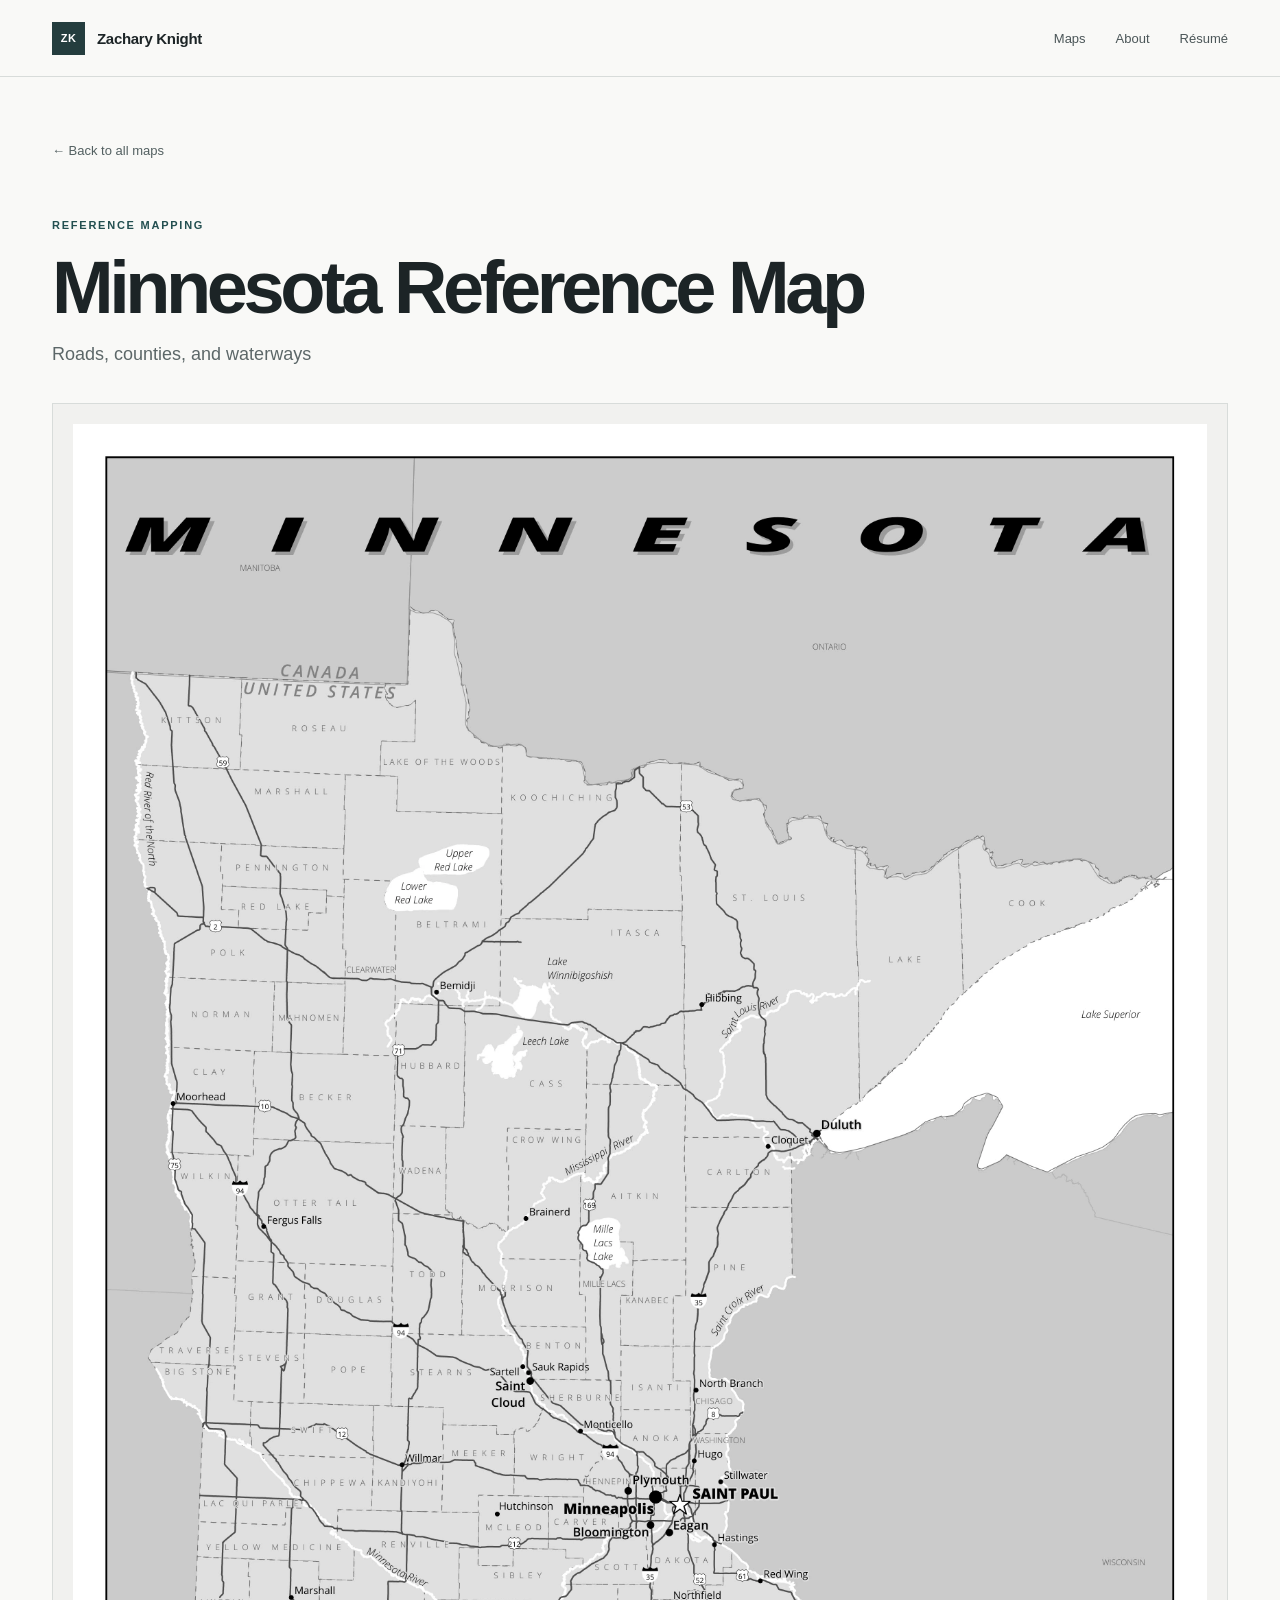
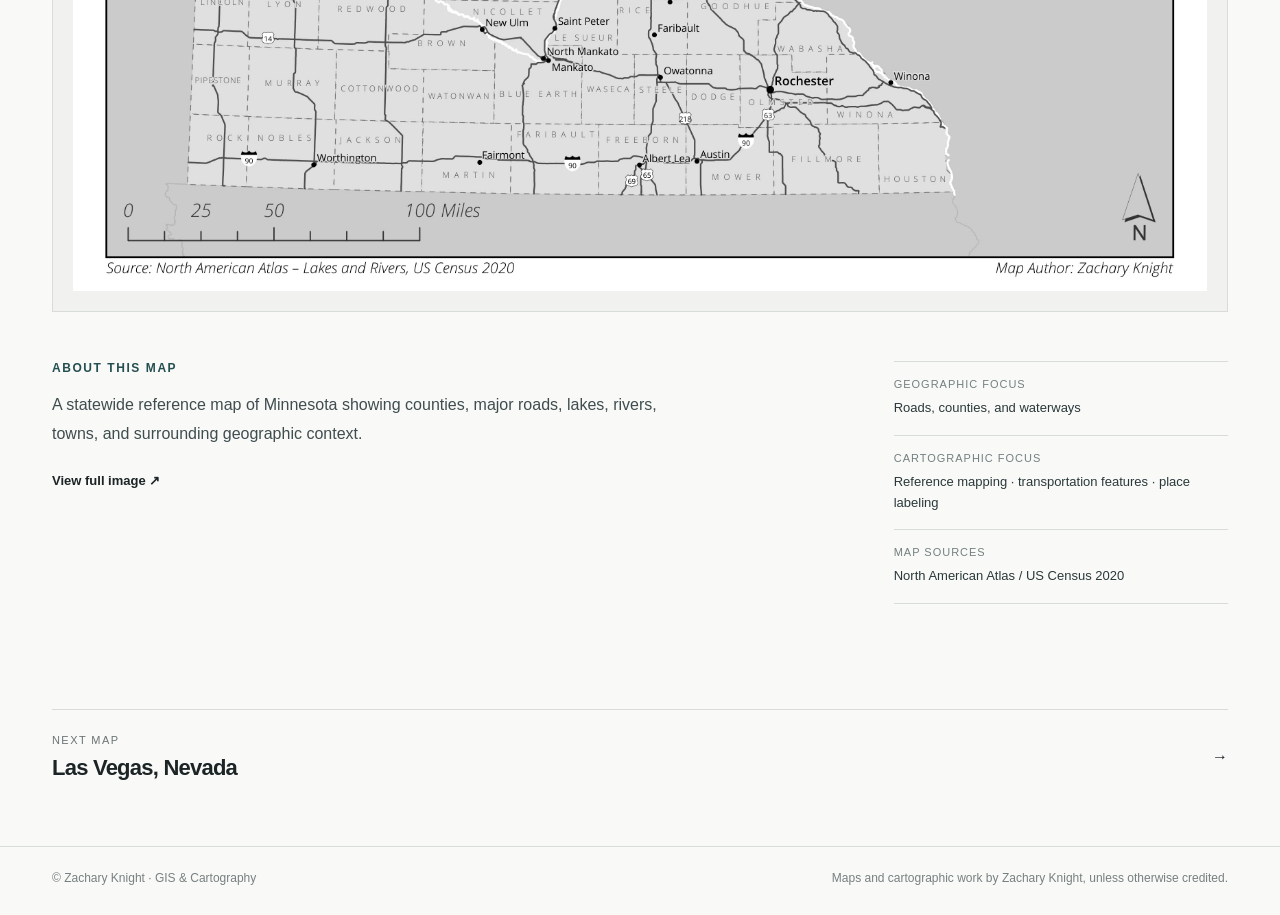
<file: projects/minnesota-reference.html>
<!DOCTYPE html>

<html lang="en"><head>
<meta charset="utf-8"/><meta content="width=device-width,initial-scale=1" name="viewport"/>
<meta content="A statewide reference map of Minnesota showing counties, major roads, lakes, rivers, towns, and surrounding geographic context." name="description"/><meta content="#f9f9f7" name="theme-color"/>
<title>Minnesota Reference Map | Zachary Knight · GIS &amp; Cartography</title>
<link href="../style.css" rel="stylesheet"/>
<link href="../assets/favicon.svg" rel="icon" type="image/svg+xml"/>
</head><body data-depth="1">
<a class="skip-link" href="#main">Skip to main content</a>
<header class="header"><div class="shell header-inner">
<a aria-label="Zachary Knight — homepage" class="brand" href="../index.html"><span aria-hidden="true" class="brand-mark">ZK</span> Zachary Knight</a>
<nav aria-label="Main navigation" class="nav"><a href="../index.html#selected">Maps</a><a href="../index.html#about">About</a><a href="../assets/Zachary_Knight_Resume_Public.pdf" rel="noopener noreferrer" target="_blank">Résumé</a></nav>
</div></header>
<main id="main"><div class="shell">
<section class="project-hero"><a class="back-link" href="../index.html#selected">← Back to all maps</a>
<p class="eyebrow">Reference mapping</p><h1>Minnesota Reference Map</h1>
<p class="project-subtitle">Roads, counties, and waterways</p></section>
<div class="project-visual"><img alt="Full cartographic layout: Minnesota Reference Map" decoding="async" height="2139" src="../assets/full/minnesota-reference.webp" width="1653"/></div>
<section aria-label="Map details" class="project-bottom"><div><h2>About this map</h2><p>A statewide reference map of Minnesota showing counties, major roads, lakes, rivers, towns, and surrounding geographic context.</p><div class="project-actions">
<a class="text-link" href="../assets/full/minnesota-reference.webp" rel="noopener noreferrer" target="_blank">View full image ↗</a>
</div></div><dl class="detail-meta">
<div><dt>Geographic focus</dt><dd>Roads, counties, and waterways</dd></div>
<div><dt>Cartographic focus</dt><dd>Reference mapping · transportation features · place labeling</dd></div><div><dt>Map sources</dt><dd>North American Atlas / US Census 2020</dd></div></dl></section>
<section class="project-next"><a aria-label="View next map: Las Vegas, Nevada" href="las-vegas.html"><div><p class="next-label">Next map</p><h2>Las Vegas, Nevada</h2></div><span aria-hidden="true">→</span></a></section>
</div></main>
<footer class="footer"><div class="shell footer-inner"><span>© Zachary Knight · GIS &amp; Cartography</span><span>Maps and cartographic work by Zachary Knight, unless otherwise credited.</span></div></footer>
<script src="../site-config.js"></script><script src="../site.js"></script>
</body></html>
</file>
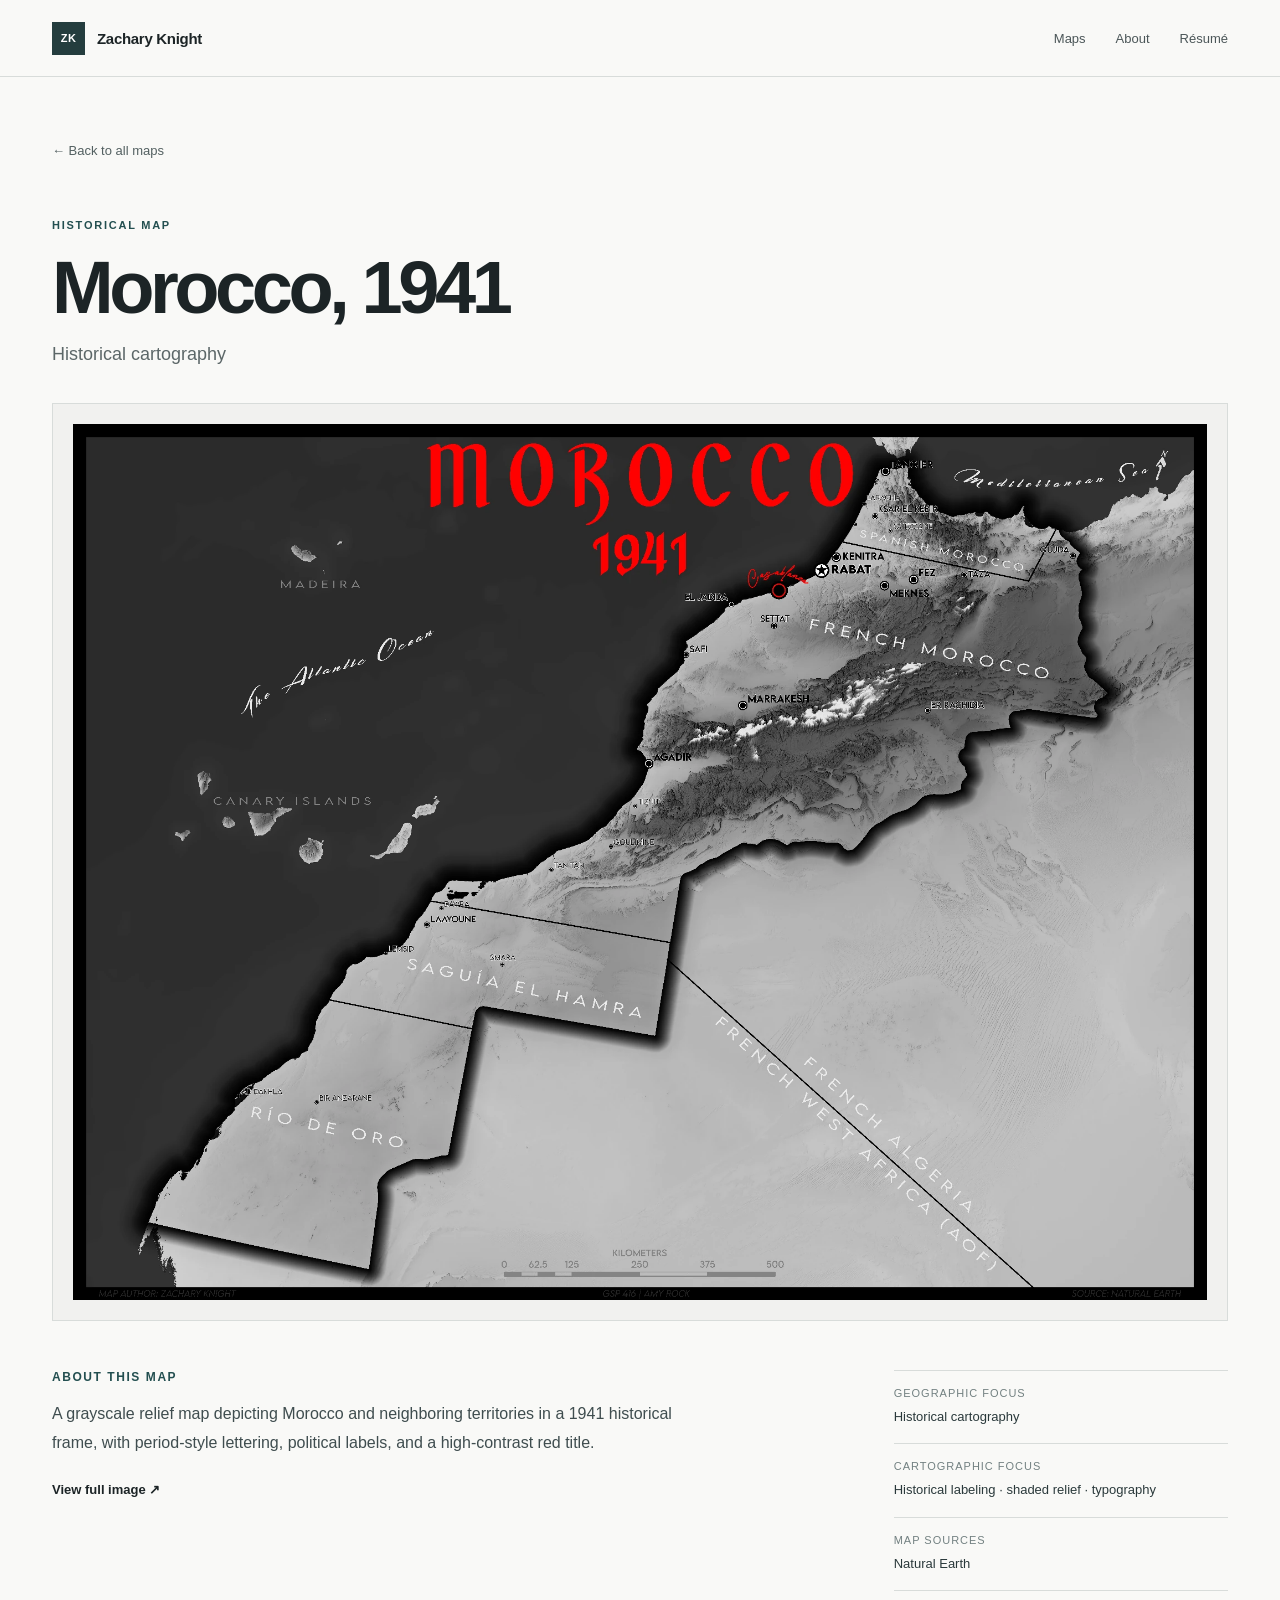
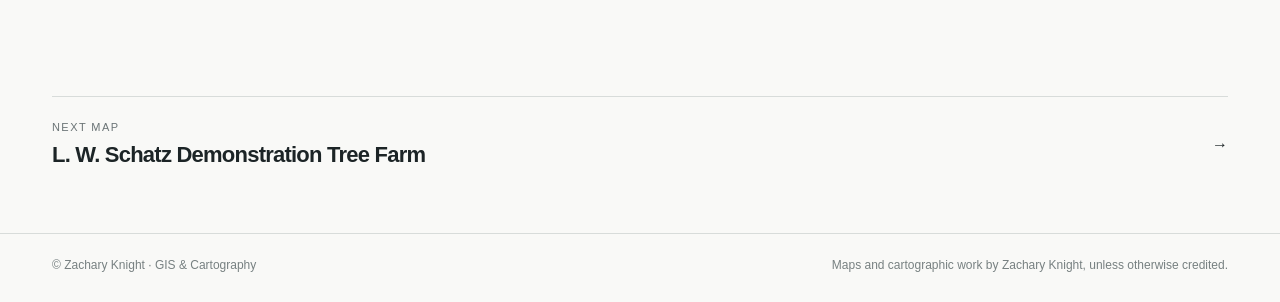
<file: projects/morocco-1941.html>
<!DOCTYPE html>

<html lang="en"><head>
<meta charset="utf-8"/><meta content="width=device-width,initial-scale=1" name="viewport"/>
<meta content="A grayscale relief map depicting Morocco and neighboring territories in a 1941 historical frame, with period-style lettering, political labels, and a high-contrast red title." name="description"/><meta content="#f9f9f7" name="theme-color"/>
<title>Morocco, 1941 | Zachary Knight · GIS &amp; Cartography</title>
<link href="../style.css" rel="stylesheet"/>
<link href="../assets/favicon.svg" rel="icon" type="image/svg+xml"/>
</head><body data-depth="1">
<a class="skip-link" href="#main">Skip to main content</a>
<header class="header"><div class="shell header-inner">
<a aria-label="Zachary Knight — homepage" class="brand" href="../index.html"><span aria-hidden="true" class="brand-mark">ZK</span> Zachary Knight</a>
<nav aria-label="Main navigation" class="nav"><a href="../index.html#selected">Maps</a><a href="../index.html#about">About</a><a href="../assets/Zachary_Knight_Resume_Public.pdf" rel="noopener noreferrer" target="_blank">Résumé</a></nav>
</div></header>
<main id="main"><div class="shell">
<section class="project-hero"><a class="back-link" href="../index.html#selected">← Back to all maps</a>
<p class="eyebrow">Historical map</p><h1>Morocco, 1941</h1>
<p class="project-subtitle">Historical cartography</p></section>
<div class="project-visual"><img alt="Full cartographic layout: Morocco, 1941" decoding="async" height="1582" src="../assets/full/morocco-1941.webp" width="2048"/></div>
<section aria-label="Map details" class="project-bottom"><div><h2>About this map</h2><p>A grayscale relief map depicting Morocco and neighboring territories in a 1941 historical frame, with period-style lettering, political labels, and a high-contrast red title.</p><div class="project-actions">
<a class="text-link" href="../assets/full/morocco-1941.webp" rel="noopener noreferrer" target="_blank">View full image ↗</a>
</div></div><dl class="detail-meta">
<div><dt>Geographic focus</dt><dd>Historical cartography</dd></div>
<div><dt>Cartographic focus</dt><dd>Historical labeling · shaded relief · typography</dd></div><div><dt>Map sources</dt><dd>Natural Earth</dd></div></dl></section>
<section class="project-next"><a aria-label="View next map: L. W. Schatz Demonstration Tree Farm" href="schatz-tree-farm.html"><div><p class="next-label">Next map</p><h2>L. W. Schatz Demonstration Tree Farm</h2></div><span aria-hidden="true">→</span></a></section>
</div></main>
<footer class="footer"><div class="shell footer-inner"><span>© Zachary Knight · GIS &amp; Cartography</span><span>Maps and cartographic work by Zachary Knight, unless otherwise credited.</span></div></footer>
<script src="../site-config.js"></script><script src="../site.js"></script>
</body></html>
</file>
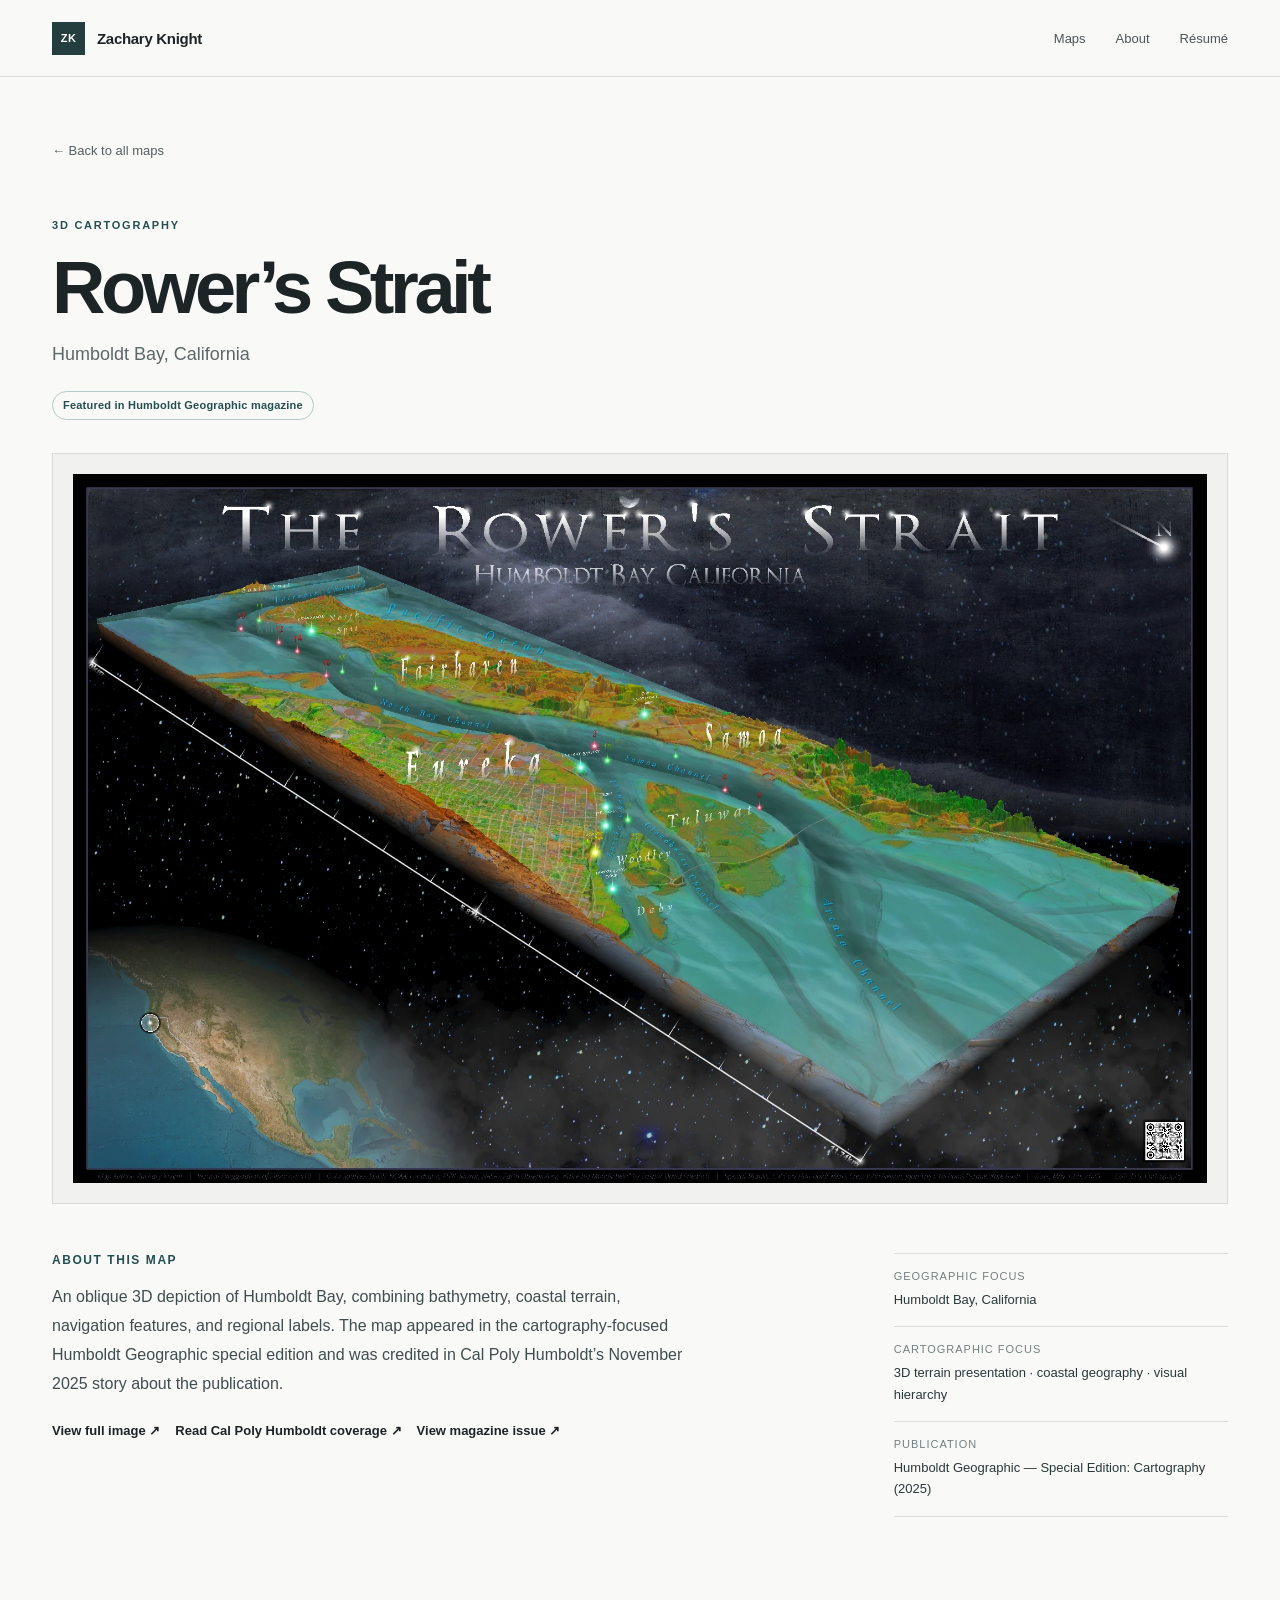
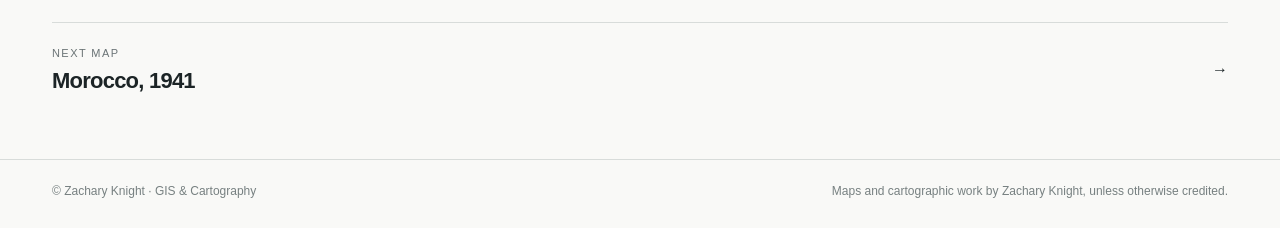
<file: projects/rowers-strait.html>
<!DOCTYPE html>

<html lang="en"><head>
<meta charset="utf-8"/><meta content="width=device-width,initial-scale=1" name="viewport"/>
<meta content="An oblique three-dimensional cartographic depiction of Humboldt Bay, California, combining coastal terrain, water channels, local place labels, and a detailed visual composition." name="description"/><meta content="#f9f9f7" name="theme-color"/>
<title>Rower’s Strait | Zachary Knight · GIS &amp; Cartography</title>
<link href="../style.css" rel="stylesheet"/>
<link href="../assets/favicon.svg" rel="icon" type="image/svg+xml"/>
</head><body data-depth="1">
<a class="skip-link" href="#main">Skip to main content</a>
<header class="header"><div class="shell header-inner">
<a aria-label="Zachary Knight — homepage" class="brand" href="../index.html"><span aria-hidden="true" class="brand-mark">ZK</span> Zachary Knight</a>
<nav aria-label="Main navigation" class="nav"><a href="../index.html#selected">Maps</a><a href="../index.html#about">About</a><a href="../assets/Zachary_Knight_Resume_Public.pdf" rel="noopener noreferrer" target="_blank">Résumé</a></nav>
</div></header>
<main id="main"><div class="shell">
<section class="project-hero"><a class="back-link" href="../index.html#selected">← Back to all maps</a>
<p class="eyebrow">3D cartography</p><h1>Rower’s Strait</h1>
<p class="project-subtitle">Humboldt Bay, California</p><span class="pill feature-flag">Featured in Humboldt Geographic magazine</span></section>
<div class="project-visual"><img alt="Full cartographic layout: Rower’s Strait" decoding="async" height="1280" src="../assets/full/rowers-strait.webp" width="2048"/></div>
<section aria-label="Map details" class="project-bottom"><div><h2>About this map</h2><p>An oblique 3D depiction of Humboldt Bay, combining bathymetry, coastal terrain, navigation features, and regional labels. The map appeared in the cartography-focused Humboldt Geographic special edition and was credited in Cal Poly Humboldt’s November 2025 story about the publication.</p><div class="project-actions">
<a class="text-link" href="../assets/full/rowers-strait.webp" rel="noopener noreferrer" target="_blank">View full image ↗</a>
<a class="text-link" href="https://now.humboldt.edu/news/geography-publication-highlights-art-mapmaking-and-storytelling" rel="noopener noreferrer" target="_blank">Read Cal Poly Humboldt coverage ↗</a><a class="text-link" href="https://online.fliphtml5.com/HumboldtGeographic/eakt/" rel="noopener noreferrer" target="_blank">View magazine issue ↗</a></div></div><dl class="detail-meta">
<div><dt>Geographic focus</dt><dd>Humboldt Bay, California</dd></div>
<div><dt>Cartographic focus</dt><dd>3D terrain presentation · coastal geography · visual hierarchy</dd></div><div><dt>Publication</dt><dd>Humboldt Geographic — Special Edition: Cartography (2025)</dd></div></dl></section>
<section class="project-next"><a aria-label="View next map: Morocco, 1941" href="morocco-1941.html"><div><p class="next-label">Next map</p><h2>Morocco, 1941</h2></div><span aria-hidden="true">→</span></a></section>
</div></main>
<footer class="footer"><div class="shell footer-inner"><span>© Zachary Knight · GIS &amp; Cartography</span><span>Maps and cartographic work by Zachary Knight, unless otherwise credited.</span></div></footer>
<script src="../site-config.js"></script><script src="../site.js"></script>
</body></html>
</file>
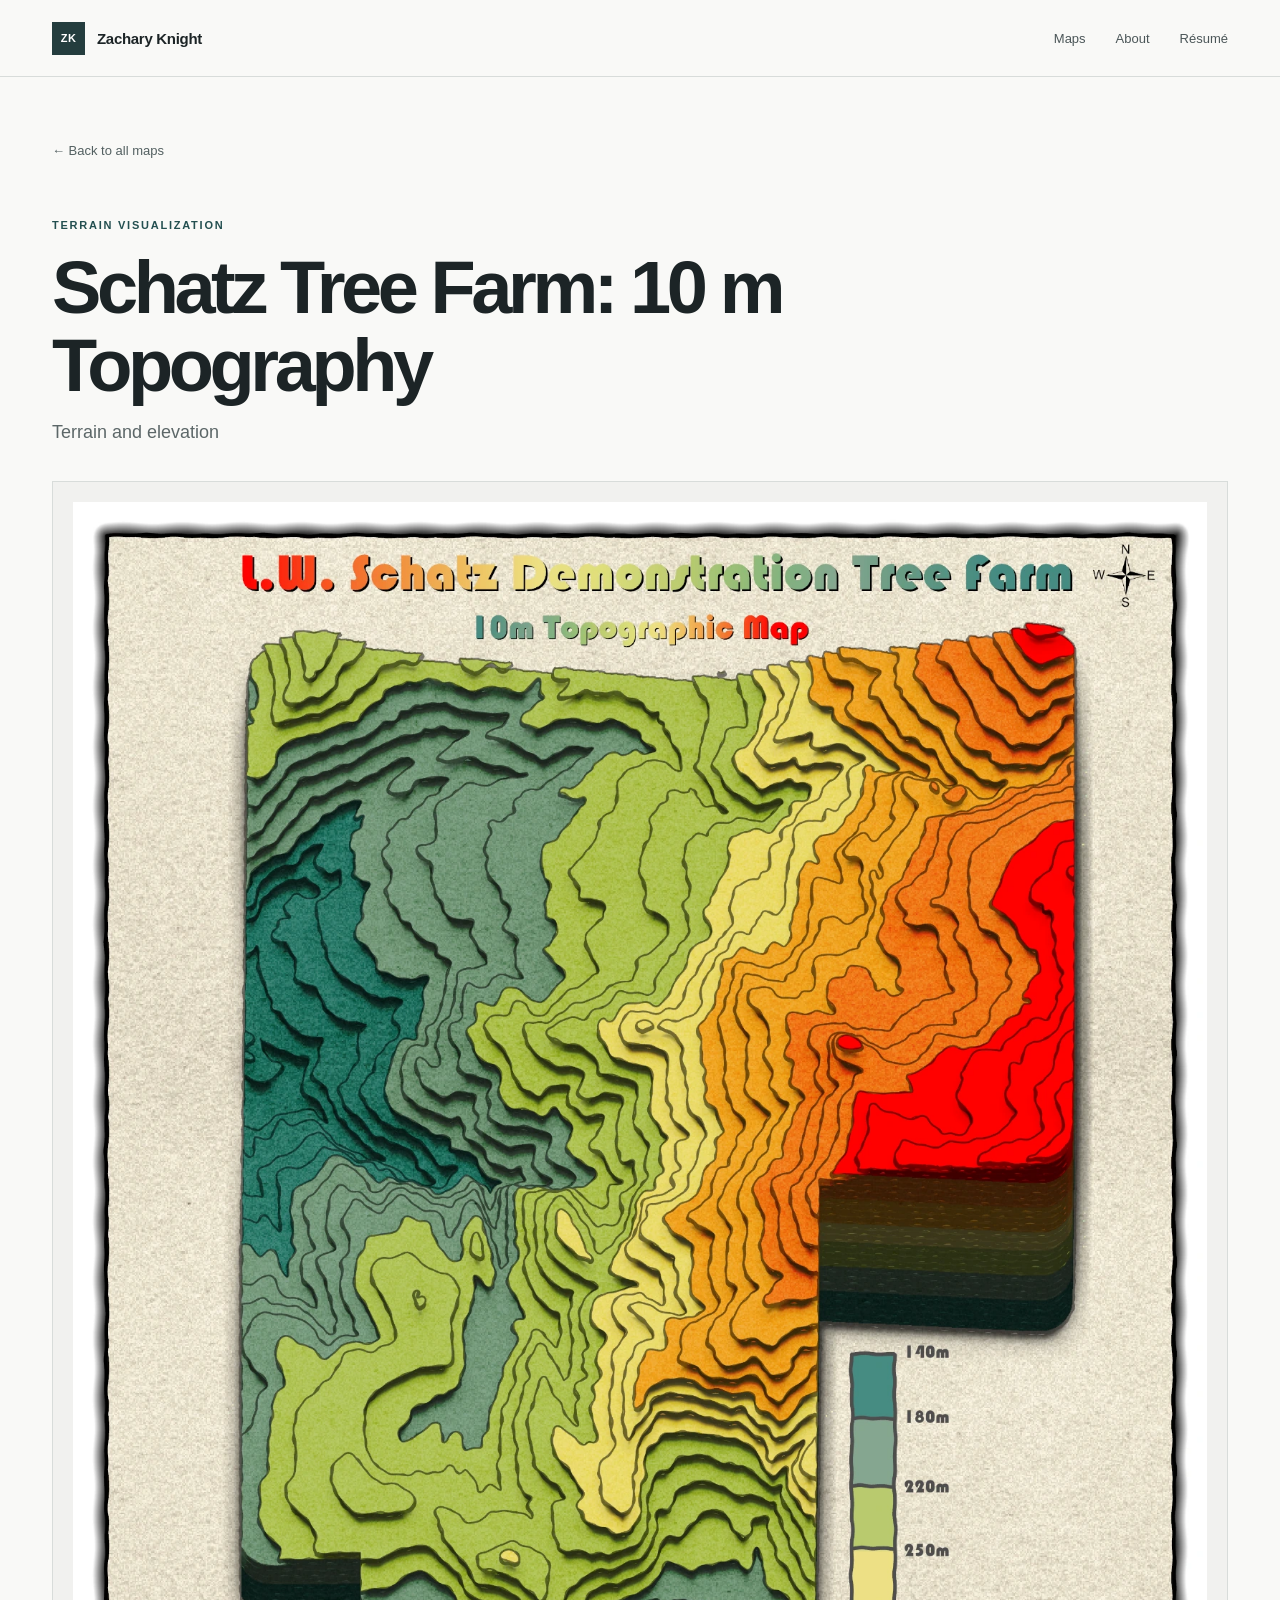
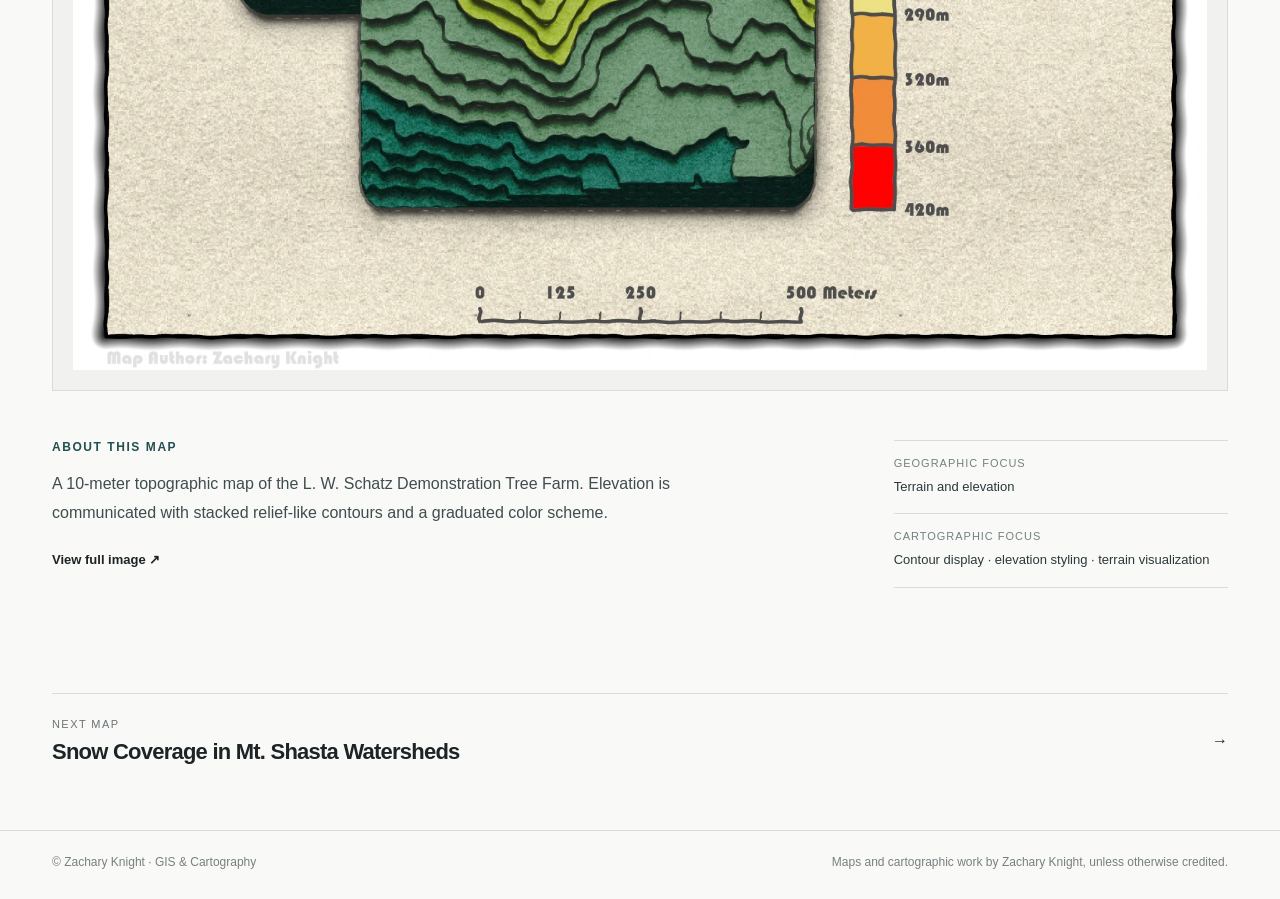
<file: projects/schatz-topography.html>
<!DOCTYPE html>

<html lang="en"><head>
<meta charset="utf-8"/><meta content="width=device-width,initial-scale=1" name="viewport"/>
<meta content="A 10-meter topographic map of the L. W. Schatz Demonstration Tree Farm. Elevation is communicated with stacked relief-like contours and a graduated color scheme." name="description"/><meta content="#f9f9f7" name="theme-color"/>
<title>Schatz Tree Farm: 10 m Topography | Zachary Knight · GIS &amp; Cartography</title>
<link href="../style.css" rel="stylesheet"/>
<link href="../assets/favicon.svg" rel="icon" type="image/svg+xml"/>
</head><body data-depth="1">
<a class="skip-link" href="#main">Skip to main content</a>
<header class="header"><div class="shell header-inner">
<a aria-label="Zachary Knight — homepage" class="brand" href="../index.html"><span aria-hidden="true" class="brand-mark">ZK</span> Zachary Knight</a>
<nav aria-label="Main navigation" class="nav"><a href="../index.html#selected">Maps</a><a href="../index.html#about">About</a><a href="../assets/Zachary_Knight_Resume_Public.pdf" rel="noopener noreferrer" target="_blank">Résumé</a></nav>
</div></header>
<main id="main"><div class="shell">
<section class="project-hero"><a class="back-link" href="../index.html#selected">← Back to all maps</a>
<p class="eyebrow">Terrain visualization</p><h1>Schatz Tree Farm: 10 m Topography</h1>
<p class="project-subtitle">Terrain and elevation</p></section>
<div class="project-visual"><img alt="Full cartographic layout: Schatz Tree Farm: 10 m Topography" decoding="async" height="2048" src="../assets/full/schatz-topography.webp" width="1582"/></div>
<section aria-label="Map details" class="project-bottom"><div><h2>About this map</h2><p>A 10-meter topographic map of the L. W. Schatz Demonstration Tree Farm. Elevation is communicated with stacked relief-like contours and a graduated color scheme.</p><div class="project-actions">
<a class="text-link" href="../assets/full/schatz-topography.webp" rel="noopener noreferrer" target="_blank">View full image ↗</a>
</div></div><dl class="detail-meta">
<div><dt>Geographic focus</dt><dd>Terrain and elevation</dd></div>
<div><dt>Cartographic focus</dt><dd>Contour display · elevation styling · terrain visualization</dd></div></dl></section>
<section class="project-next"><a aria-label="View next map: Snow Coverage in Mt. Shasta Watersheds" href="shasta-snow.html"><div><p class="next-label">Next map</p><h2>Snow Coverage in Mt. Shasta Watersheds</h2></div><span aria-hidden="true">→</span></a></section>
</div></main>
<footer class="footer"><div class="shell footer-inner"><span>© Zachary Knight · GIS &amp; Cartography</span><span>Maps and cartographic work by Zachary Knight, unless otherwise credited.</span></div></footer>
<script src="../site-config.js"></script><script src="../site.js"></script>
</body></html>
</file>
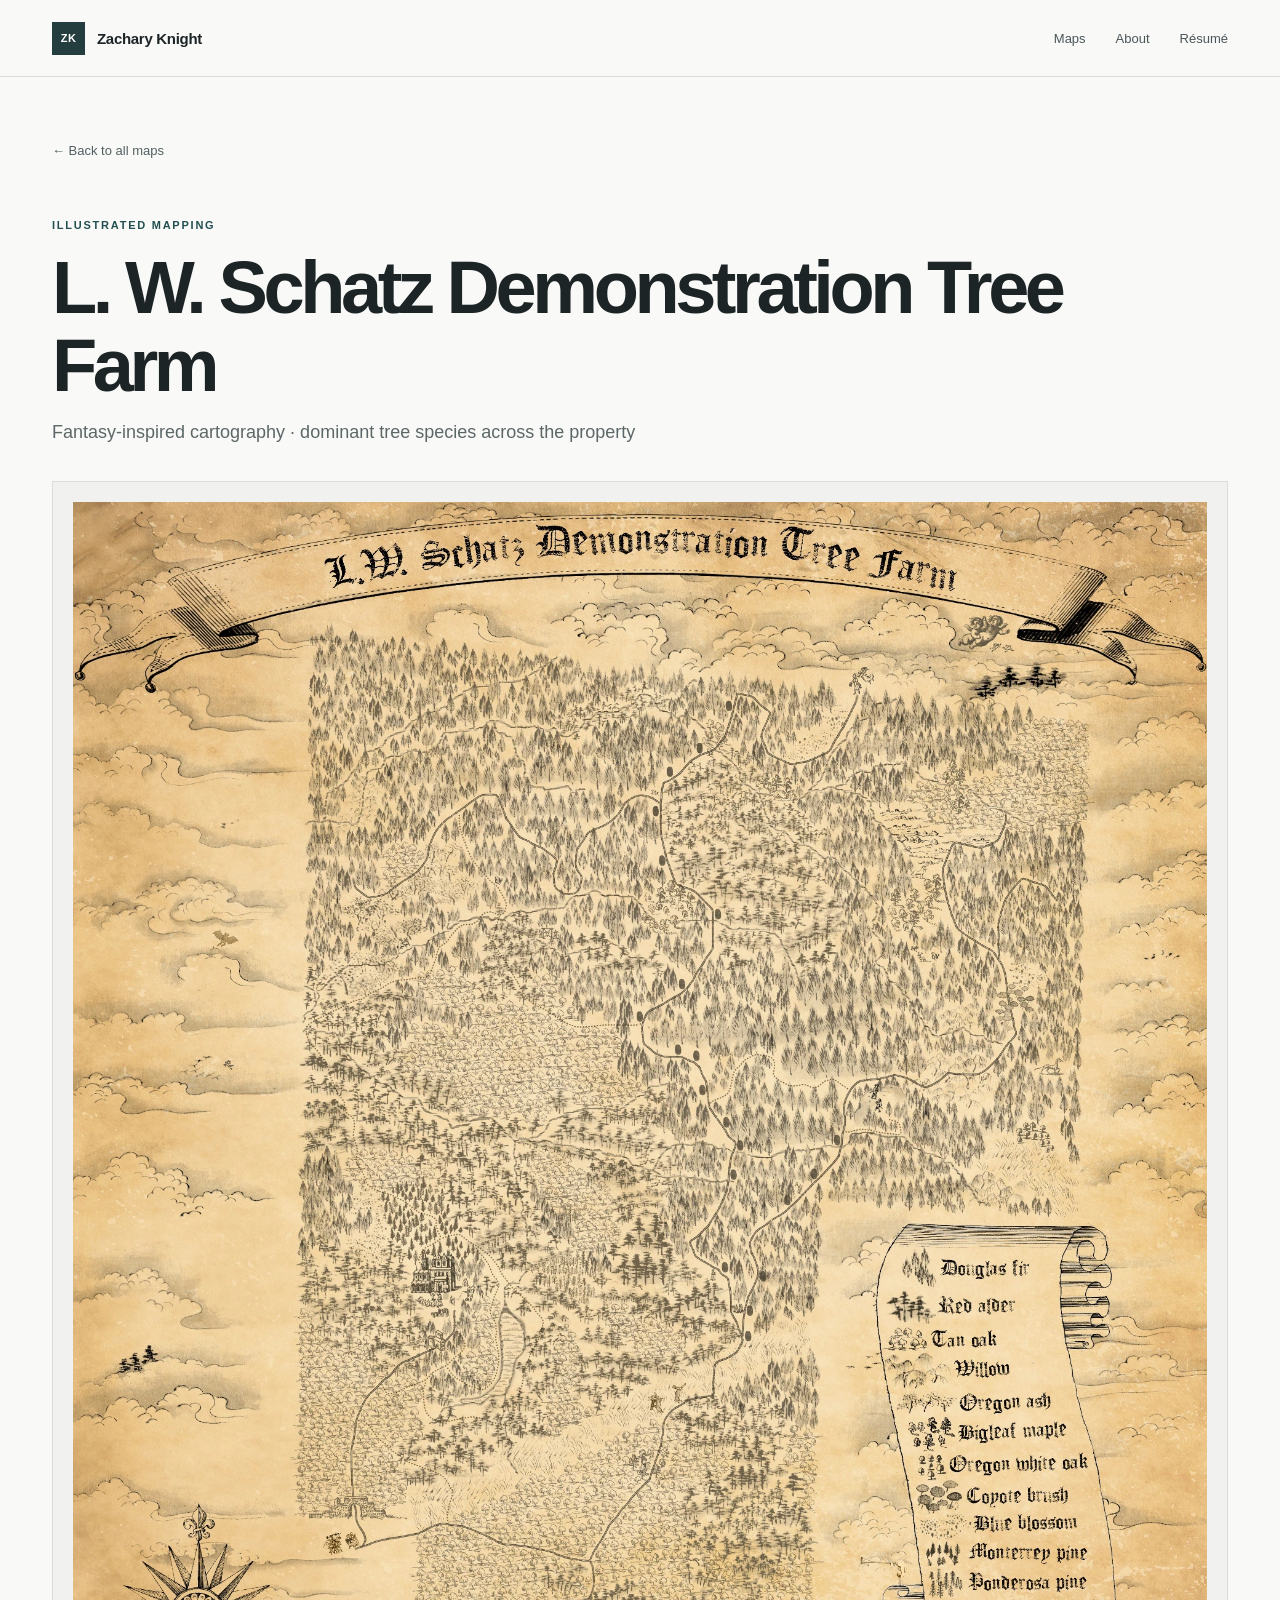
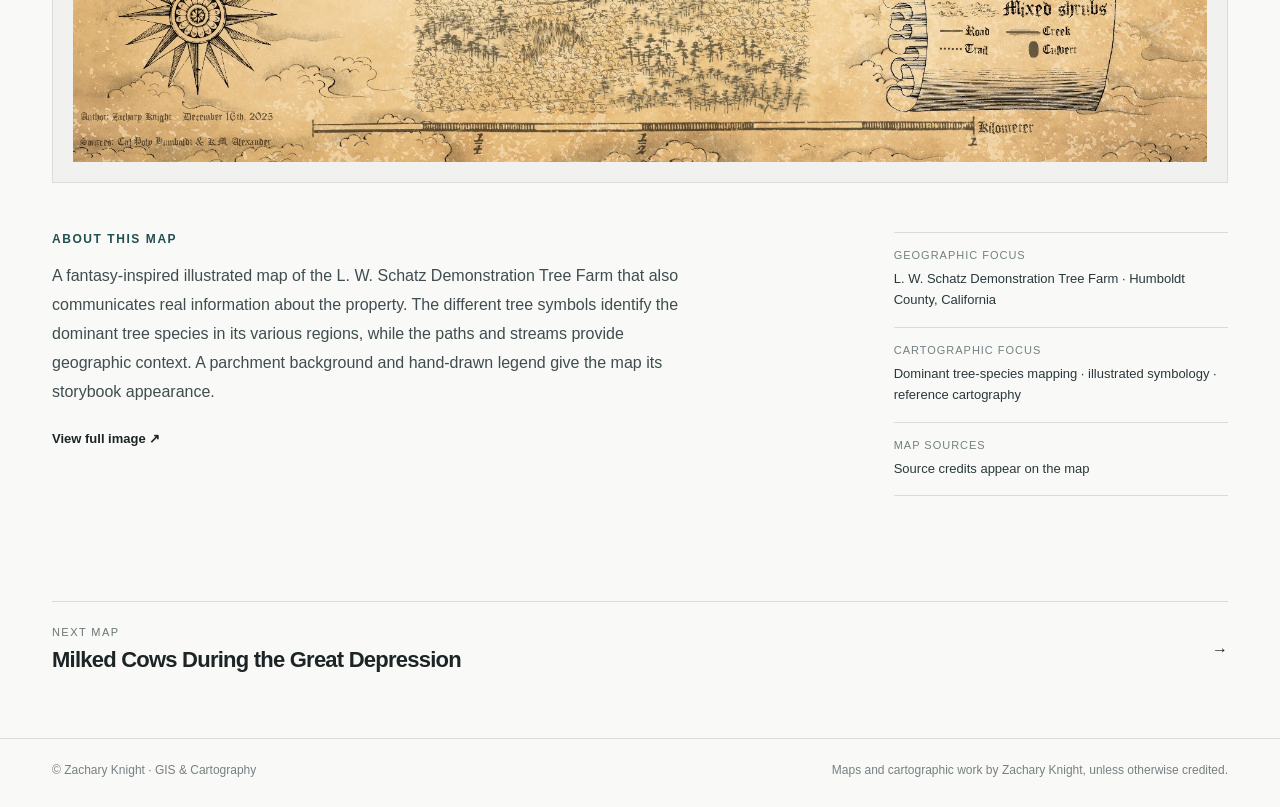
<file: projects/schatz-tree-farm.html>
<!DOCTYPE html>

<html lang="en"><head>
<meta charset="utf-8"/><meta content="width=device-width,initial-scale=1" name="viewport"/>
<meta content="A fantasy-inspired illustrated map of the L. W. Schatz Demonstration Tree Farm that also communicates real information about the property. The different tree symbols identify the dominant tree species in its various regions, while the paths and streams provide geographic context. A parchment background and hand-drawn legend give the map its storybook appearance." name="description"/><meta content="#f9f9f7" name="theme-color"/>
<title>L. W. Schatz Demonstration Tree Farm | Zachary Knight · GIS &amp; Cartography</title>
<link href="../style.css" rel="stylesheet"/>
<link href="../assets/favicon.svg" rel="icon" type="image/svg+xml"/>
</head><body data-depth="1">
<a class="skip-link" href="#main">Skip to main content</a>
<header class="header"><div class="shell header-inner">
<a aria-label="Zachary Knight — homepage" class="brand" href="../index.html"><span aria-hidden="true" class="brand-mark">ZK</span> Zachary Knight</a>
<nav aria-label="Main navigation" class="nav"><a href="../index.html#selected">Maps</a><a href="../index.html#about">About</a><a href="../assets/Zachary_Knight_Resume_Public.pdf" rel="noopener noreferrer" target="_blank">Résumé</a></nav>
</div></header>
<main id="main"><div class="shell">
<section class="project-hero"><a class="back-link" href="../index.html#selected">← Back to all maps</a>
<p class="eyebrow">Illustrated mapping</p><h1>L. W. Schatz Demonstration Tree Farm</h1>
<p class="project-subtitle">Fantasy-inspired cartography · dominant tree species across the property</p></section>
<div class="project-visual"><img alt="Full cartographic layout: L. W. Schatz Demonstration Tree Farm" decoding="async" height="2048" src="../assets/full/schatz-tree-farm.webp" width="1843"/></div>
<section aria-label="Map details" class="project-bottom"><div><h2>About this map</h2><p>A fantasy-inspired illustrated map of the L. W. Schatz Demonstration Tree Farm that also communicates real information about the property. The different tree symbols identify the dominant tree species in its various regions, while the paths and streams provide geographic context. A parchment background and hand-drawn legend give the map its storybook appearance.</p><div class="project-actions">
<a class="text-link" href="../assets/full/schatz-tree-farm.webp" rel="noopener noreferrer" target="_blank">View full image ↗</a>
</div></div><dl class="detail-meta">
<div><dt>Geographic focus</dt><dd>L. W. Schatz Demonstration Tree Farm · Humboldt County, California</dd></div>
<div><dt>Cartographic focus</dt><dd>Dominant tree-species mapping · illustrated symbology · reference cartography</dd></div><div><dt>Map sources</dt><dd>Source credits appear on the map</dd></div></dl></section>
<section class="project-next"><a aria-label="View next map: Milked Cows During the Great Depression" href="milked-cows.html"><div><p class="next-label">Next map</p><h2>Milked Cows During the Great Depression</h2></div><span aria-hidden="true">→</span></a></section>
</div></main>
<footer class="footer"><div class="shell footer-inner"><span>© Zachary Knight · GIS &amp; Cartography</span><span>Maps and cartographic work by Zachary Knight, unless otherwise credited.</span></div></footer>
<script src="../site-config.js"></script><script src="../site.js"></script>
</body></html>
</file>
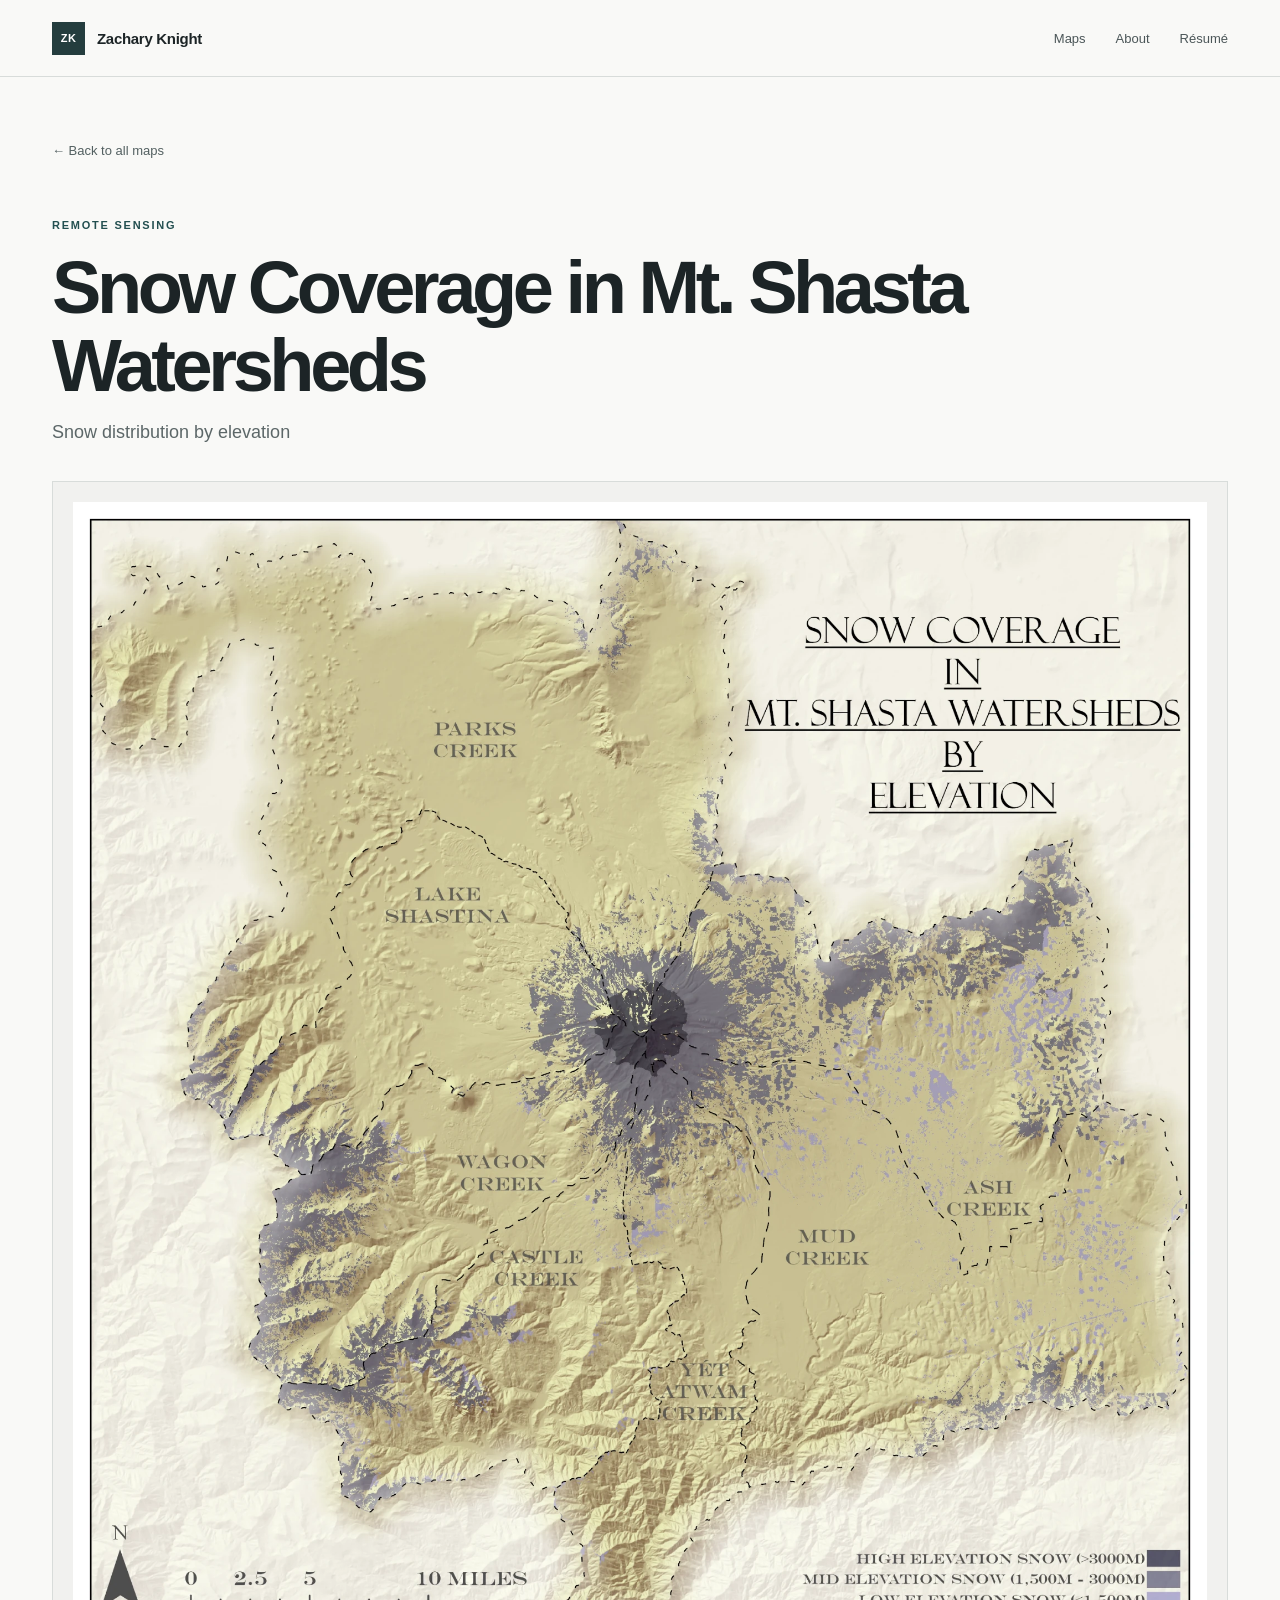
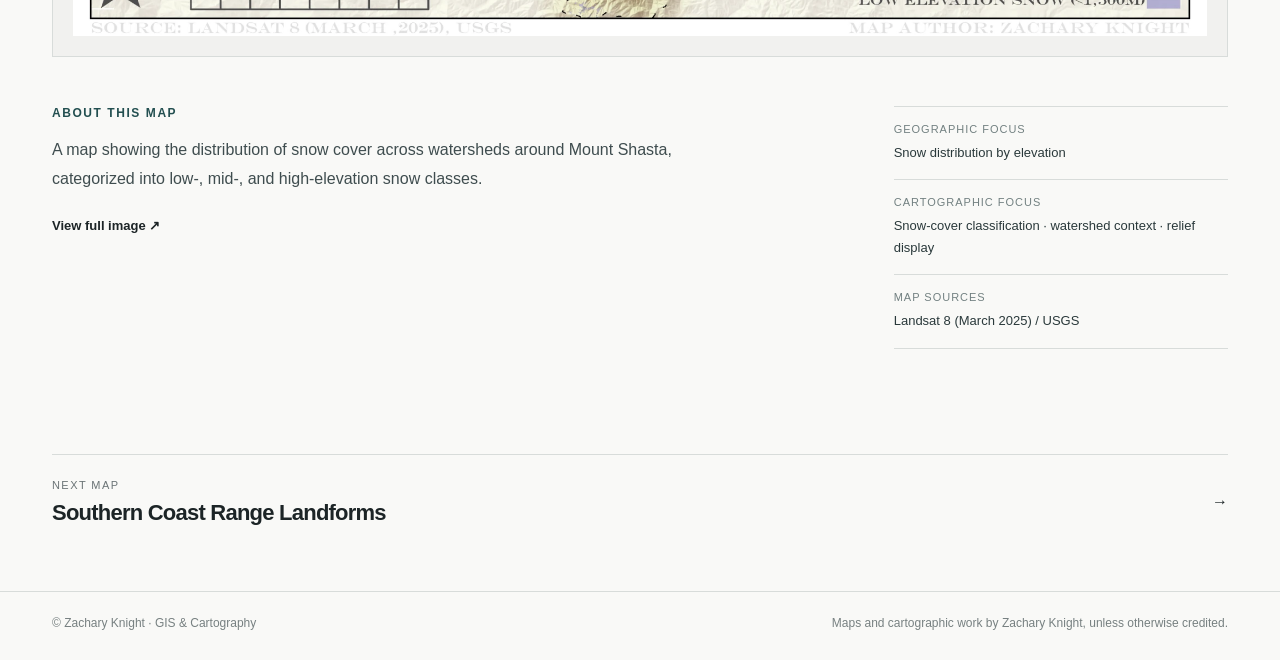
<file: projects/shasta-snow.html>
<!DOCTYPE html>

<html lang="en"><head>
<meta charset="utf-8"/><meta content="width=device-width,initial-scale=1" name="viewport"/>
<meta content="A map showing the distribution of snow cover across watersheds around Mount Shasta, categorized into low-, mid-, and high-elevation snow classes." name="description"/><meta content="#f9f9f7" name="theme-color"/>
<title>Snow Coverage in Mt. Shasta Watersheds | Zachary Knight · GIS &amp; Cartography</title>
<link href="../style.css" rel="stylesheet"/>
<link href="../assets/favicon.svg" rel="icon" type="image/svg+xml"/>
</head><body data-depth="1">
<a class="skip-link" href="#main">Skip to main content</a>
<header class="header"><div class="shell header-inner">
<a aria-label="Zachary Knight — homepage" class="brand" href="../index.html"><span aria-hidden="true" class="brand-mark">ZK</span> Zachary Knight</a>
<nav aria-label="Main navigation" class="nav"><a href="../index.html#selected">Maps</a><a href="../index.html#about">About</a><a href="../assets/Zachary_Knight_Resume_Public.pdf" rel="noopener noreferrer" target="_blank">Résumé</a></nav>
</div></header>
<main id="main"><div class="shell">
<section class="project-hero"><a class="back-link" href="../index.html#selected">← Back to all maps</a>
<p class="eyebrow">Remote sensing</p><h1>Snow Coverage in Mt. Shasta Watersheds</h1>
<p class="project-subtitle">Snow distribution by elevation</p></section>
<div class="project-visual"><img alt="Full cartographic layout: Snow Coverage in Mt. Shasta Watersheds" decoding="async" height="2048" src="../assets/full/shasta-snow.webp" width="2048"/></div>
<section aria-label="Map details" class="project-bottom"><div><h2>About this map</h2><p>A map showing the distribution of snow cover across watersheds around Mount Shasta, categorized into low-, mid-, and high-elevation snow classes.</p><div class="project-actions">
<a class="text-link" href="../assets/full/shasta-snow.webp" rel="noopener noreferrer" target="_blank">View full image ↗</a>
</div></div><dl class="detail-meta">
<div><dt>Geographic focus</dt><dd>Snow distribution by elevation</dd></div>
<div><dt>Cartographic focus</dt><dd>Snow-cover classification · watershed context · relief display</dd></div><div><dt>Map sources</dt><dd>Landsat 8 (March 2025) / USGS</dd></div></dl></section>
<section class="project-next"><a aria-label="View next map: Southern Coast Range Landforms" href="coast-range-landforms.html"><div><p class="next-label">Next map</p><h2>Southern Coast Range Landforms</h2></div><span aria-hidden="true">→</span></a></section>
</div></main>
<footer class="footer"><div class="shell footer-inner"><span>© Zachary Knight · GIS &amp; Cartography</span><span>Maps and cartographic work by Zachary Knight, unless otherwise credited.</span></div></footer>
<script src="../site-config.js"></script><script src="../site.js"></script>
</body></html>
</file>
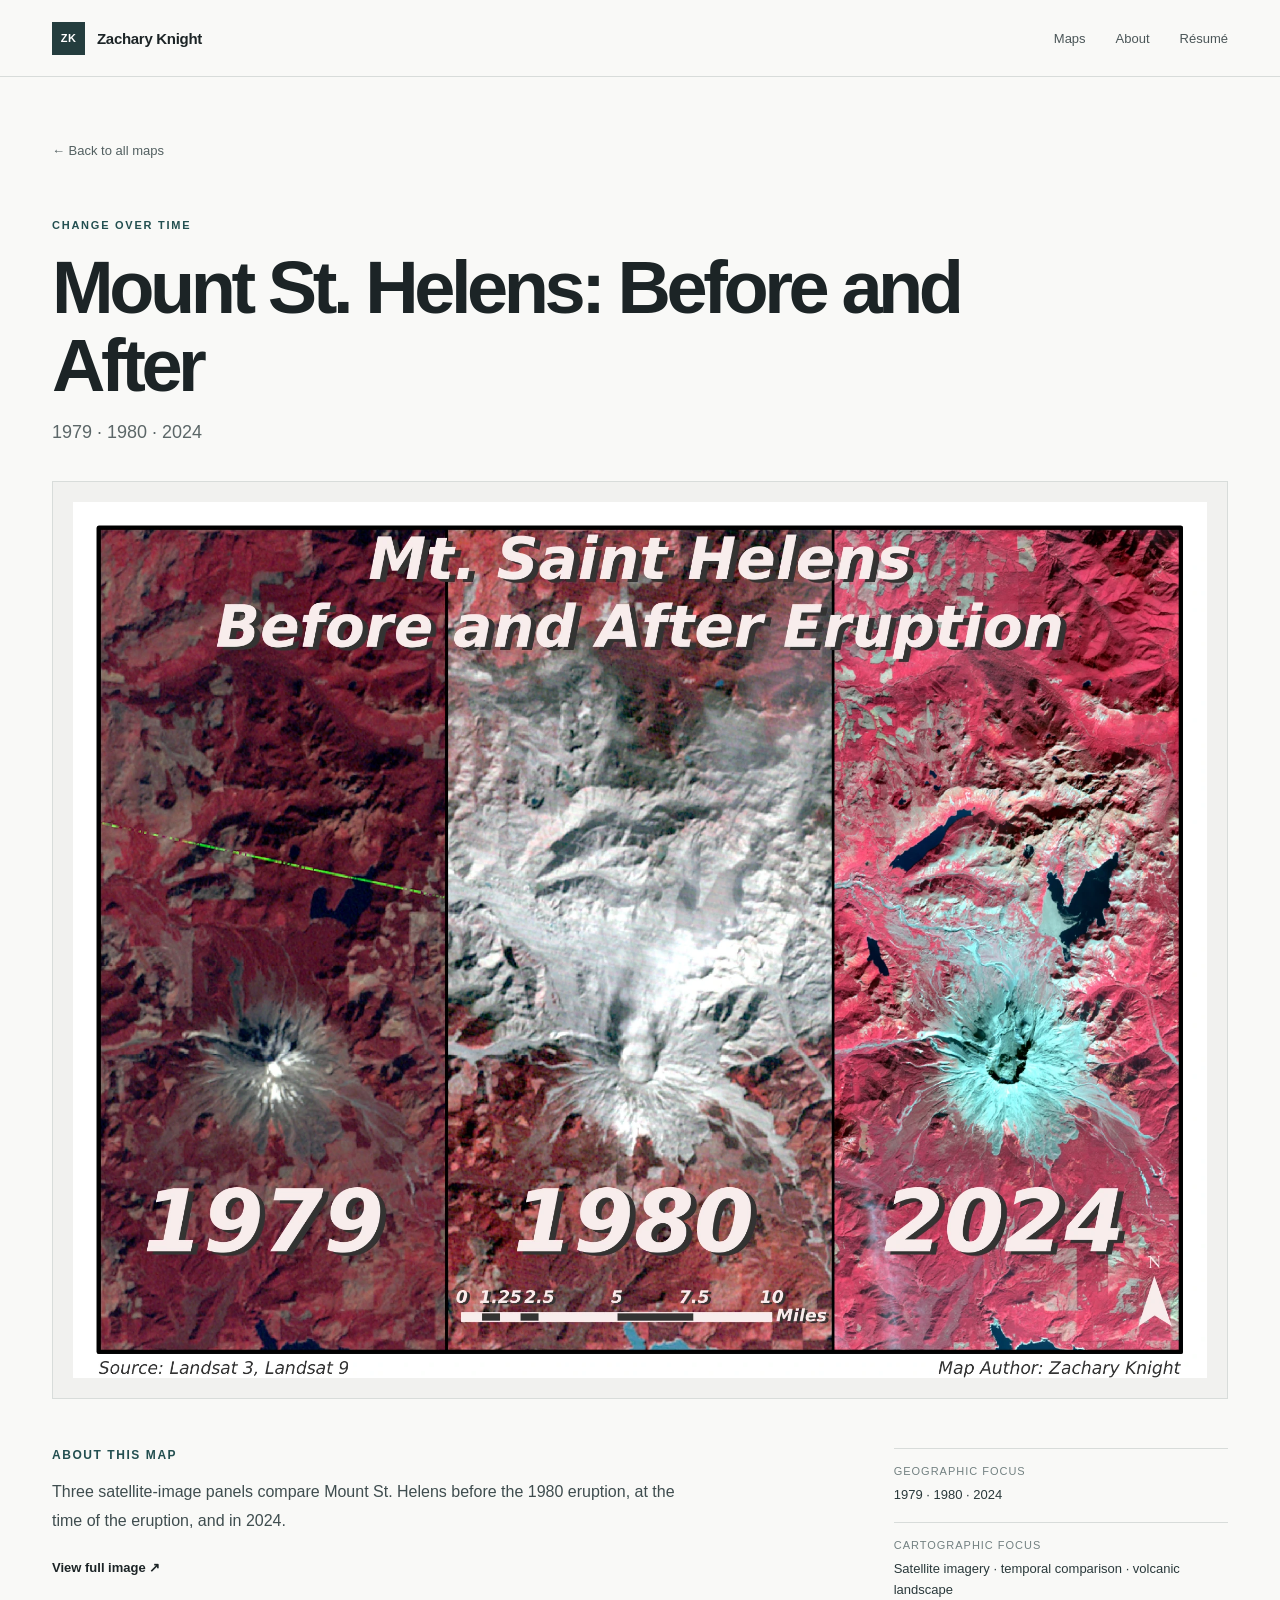
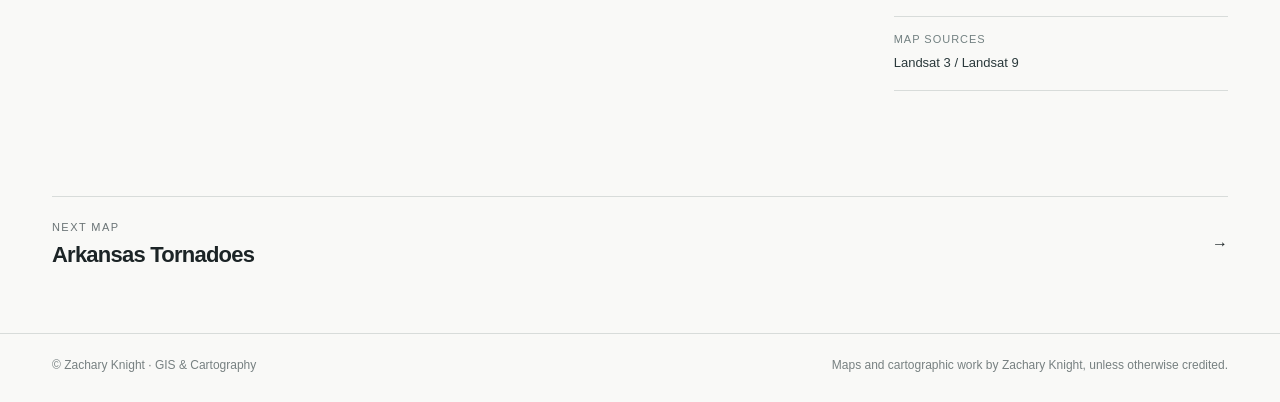
<file: projects/st-helens.html>
<!DOCTYPE html>

<html lang="en"><head>
<meta charset="utf-8"/><meta content="width=device-width,initial-scale=1" name="viewport"/>
<meta content="Three satellite-image panels compare Mount St. Helens before the 1980 eruption, at the time of the eruption, and in 2024." name="description"/><meta content="#f9f9f7" name="theme-color"/>
<title>Mount St. Helens: Before and After | Zachary Knight · GIS &amp; Cartography</title>
<link href="../style.css" rel="stylesheet"/>
<link href="../assets/favicon.svg" rel="icon" type="image/svg+xml"/>
</head><body data-depth="1">
<a class="skip-link" href="#main">Skip to main content</a>
<header class="header"><div class="shell header-inner">
<a aria-label="Zachary Knight — homepage" class="brand" href="../index.html"><span aria-hidden="true" class="brand-mark">ZK</span> Zachary Knight</a>
<nav aria-label="Main navigation" class="nav"><a href="../index.html#selected">Maps</a><a href="../index.html#about">About</a><a href="../assets/Zachary_Knight_Resume_Public.pdf" rel="noopener noreferrer" target="_blank">Résumé</a></nav>
</div></header>
<main id="main"><div class="shell">
<section class="project-hero"><a class="back-link" href="../index.html#selected">← Back to all maps</a>
<p class="eyebrow">Change over time</p><h1>Mount St. Helens: Before and After</h1>
<p class="project-subtitle">1979 · 1980 · 2024</p></section>
<div class="project-visual"><img alt="Full cartographic layout: Mount St. Helens: Before and After" decoding="async" height="1653" src="../assets/full/st-helens.webp" width="2139"/></div>
<section aria-label="Map details" class="project-bottom"><div><h2>About this map</h2><p>Three satellite-image panels compare Mount St. Helens before the 1980 eruption, at the time of the eruption, and in 2024.</p><div class="project-actions">
<a class="text-link" href="../assets/full/st-helens.webp" rel="noopener noreferrer" target="_blank">View full image ↗</a>
</div></div><dl class="detail-meta">
<div><dt>Geographic focus</dt><dd>1979 · 1980 · 2024</dd></div>
<div><dt>Cartographic focus</dt><dd>Satellite imagery · temporal comparison · volcanic landscape</dd></div><div><dt>Map sources</dt><dd>Landsat 3 / Landsat 9</dd></div></dl></section>
<section class="project-next"><a aria-label="View next map: Arkansas Tornadoes" href="arkansas-tornadoes.html"><div><p class="next-label">Next map</p><h2>Arkansas Tornadoes</h2></div><span aria-hidden="true">→</span></a></section>
</div></main>
<footer class="footer"><div class="shell footer-inner"><span>© Zachary Knight · GIS &amp; Cartography</span><span>Maps and cartographic work by Zachary Knight, unless otherwise credited.</span></div></footer>
<script src="../site-config.js"></script><script src="../site.js"></script>
</body></html>
</file>
<file: style.css>
:root{color-scheme:light;--bg:#f9f9f7;--paper:#f1f1ef;--ink:#1c2426;--muted:#5c6768;--rule:#d8dcda;--accent:#234f50;--max:1176px}
*,*::before,*::after{box-sizing:border-box}
html{scroll-behavior:smooth}
body{margin:0;background:var(--bg);color:var(--ink);font-family:-apple-system,BlinkMacSystemFont,"Segoe UI",Roboto,Helvetica,Arial,sans-serif;-webkit-font-smoothing:antialiased}
a{color:inherit}img{display:block;max-width:100%}button{font:inherit}
.skip-link{position:absolute;z-index:10;transform:translateY(-200%);background:white;padding:10px 16px}.skip-link:focus{transform:translateY(0)}
.shell{width:min(var(--max),calc(100% - 72px));margin-inline:auto}
.header{border-bottom:1px solid var(--rule);background:var(--bg)}
.header-inner{min-height:76px;display:flex;align-items:center;justify-content:space-between;gap:20px}
.brand{text-decoration:none;display:inline-flex;align-items:center;gap:12px;font-size:15px;font-weight:750;letter-spacing:-.02em}
.brand-mark{width:33px;height:33px;display:grid;place-items:center;background:#243d3e;color:white;font-size:11px;letter-spacing:.045em;font-weight:700}
.nav{display:flex;align-items:center;gap:30px}.nav a{text-decoration:none;font-size:13px;color:#4b5658}.nav a:hover,.text-link:hover{color:var(--accent);text-decoration:underline;text-underline-offset:5px}
.hero{padding:95px 0 75px;display:grid;grid-template-columns:minmax(0,1fr) 260px;gap:40px;align-items:end}
.eyebrow{color:var(--accent);font-size:11px;text-transform:uppercase;letter-spacing:.16em;font-weight:750;margin:0 0 24px}
h1,h2,h3,p{margin-top:0}h1{font-size:clamp(42px,6.25vw,82px);line-height:1.055;letter-spacing:-.06em;font-weight:640;margin-bottom:28px;max-width:890px}
.lede{font-size:clamp(16px,1.65vw,19px);line-height:1.68;color:#4e5859;max-width:650px;margin-bottom:0}
.hero-side{border-left:1px solid var(--rule);padding-left:20px;margin-bottom:7px;color:#657072;font-size:13px;line-height:1.85}
.section{padding-bottom:93px}.section-head{border-top:1px solid var(--ink);padding-top:17px;display:flex;justify-content:space-between;align-items:baseline;gap:20px;margin-bottom:29px}
.section-head h2{font-size:18px;font-weight:650;letter-spacing:-.025em;margin:0}
.section-number{font-size:11px;color:#657072;letter-spacing:.1em;text-transform:uppercase}
.featured-block{display:block;text-decoration:none}
.feature-image{background:#eff0ed;border:1px solid var(--rule);overflow:hidden}.feature-image img{width:100%;height:auto;max-height:720px;object-fit:contain;margin:auto}
.featured-caption{padding:19px 0 0;display:flex;justify-content:space-between;align-items:start;gap:20px}
.card-title{font-size:20px;line-height:1.3;font-weight:650;letter-spacing:-.035em;margin:0}.card-subtitle{font-size:13px;color:var(--muted);margin:7px 0 0;line-height:1.6}
.pill{font-size:11px;font-weight:680;letter-spacing:.02em;color:var(--accent);border:1px solid #b3cbca;border-radius:99px;line-height:1.2;padding:7px 10px;white-space:nowrap}
.cards{display:grid;grid-template-columns:repeat(2,minmax(0,1fr));column-gap:28px;row-gap:44px}
.card{display:block;min-width:0;text-decoration:none}
.card-image{height:345px;background:var(--paper);border:1px solid var(--rule);display:grid;place-items:center;overflow:hidden}
.card-image img{width:100%;height:100%;object-fit:contain;transition:transform .25s ease}
.card:hover .card-image img,.featured-block:hover .feature-image img{transform:scale(1.012)}
.card-info{padding:16px 0 0;display:flex;justify-content:space-between;gap:14px;align-items:baseline}
.card-info .card-title{font-size:18px}.category{font-size:11px;color:#6a7474;white-space:nowrap}
.cards-secondary{grid-template-columns:repeat(3,minmax(0,1fr));row-gap:36px;column-gap:23px}
.cards-secondary .card-image{height:245px}.cards-secondary .card-info{display:block}.cards-secondary .card-title{font-size:16px}.cards-secondary .category{display:block;margin-top:8px}
.about{border-top:1px solid var(--ink);padding:35px 0 76px;display:grid;grid-template-columns:1fr 1.6fr;gap:54px}
.about h2{font-size:22px;letter-spacing:-.04em;font-weight:650}
.about-identity{display:flex;flex-direction:column;align-items:flex-start;gap:18px}
.about-identity h2{margin:0}
.about-photo{width:240px;max-width:100%;height:auto;border:1px solid var(--rule);background:var(--paper)}.about p{font-size:16px;line-height:1.8;color:#536061;max-width:750px}
.skills{display:flex;flex-wrap:wrap;gap:8px;margin:21px 0 0;padding:0;list-style:none}
.skills li{border:1px solid var(--rule);font-size:12px;line-height:1.3;padding:9px 12px;color:#3f4b4d}
.footer{border-top:1px solid var(--rule);padding:24px 0 30px;color:#778081;font-size:12px}
.footer-inner{display:flex;justify-content:space-between;gap:15px;flex-wrap:wrap}
/* project detail */
.project-hero{padding:64px 0 33px}.back-link{font-size:13px;text-decoration:none;color:#536061;display:inline-flex;align-items:center;gap:8px;margin-bottom:61px}.back-link:hover{text-decoration:underline;text-underline-offset:4px}
.project-hero .eyebrow{margin-bottom:18px}.project-hero h1{font-size:clamp(37px,6.4vw,74px);margin-bottom:13px;max-width:1050px}
.project-subtitle{font-size:18px;line-height:1.65;color:var(--muted);margin:0}.feature-flag{display:inline-flex;margin-top:21px}
.project-visual{background:var(--paper);border:1px solid var(--rule);display:flex;align-items:center;justify-content:center;padding:20px;min-height:200px}
.project-visual img{width:auto;max-width:100%;height:auto;max-height:none;object-fit:contain}
.project-bottom{display:grid;grid-template-columns:minmax(0,1.7fr) minmax(260px,.75fr);gap:84px;padding:49px 0 105px}
.project-bottom h2{font-size:12px;letter-spacing:.13em;text-transform:uppercase;color:var(--accent);margin-bottom:15px}
.project-bottom p{color:#3f4d4f;line-height:1.82;font-size:16px;max-width:640px}
.detail-meta{border-top:1px solid var(--rule);margin:0}.detail-meta div{padding:16px 0;border-bottom:1px solid var(--rule)}.detail-meta dt{font-size:11px;text-transform:uppercase;letter-spacing:.09em;color:#728081;margin-bottom:7px}.detail-meta dd{margin:0;color:#2a393b;line-height:1.65;font-size:13px}
.project-actions{display:flex;flex-wrap:wrap;gap:15px;margin-top:25px}.text-link{font-size:13px;font-weight:650;text-decoration:none;display:inline-flex;gap:7px;align-items:center}
.project-next{border-top:1px solid var(--rule);padding:24px 0 65px}.project-next a{text-decoration:none;display:flex;justify-content:space-between;align-items:center;gap:20px}.project-next .next-label{font-size:11px;text-transform:uppercase;letter-spacing:.13em;color:#6b7476;margin-bottom:9px}.project-next h2{font-size:22px;letter-spacing:-.035em;margin:0}
@media(max-width:850px){.hero{grid-template-columns:1fr;padding:66px 0 70px}.hero-side{display:none}.cards-secondary{grid-template-columns:repeat(2,minmax(0,1fr))}.project-bottom{gap:32px}.card-image{height:300px}}
@media(max-width:600px){.shell{width:calc(100% - 36px)}.header-inner{min-height:66px}.nav{gap:15px}.nav a{font-size:12px}.hero{padding:57px 0 62px}h1{font-size:clamp(40px,11vw,62px);margin-bottom:20px}.eyebrow{margin-bottom:20px}.section{padding-bottom:67px}.section-head{margin-bottom:22px}.cards,.cards-secondary{grid-template-columns:1fr;row-gap:33px}.card-image,.cards-secondary .card-image{height:auto;min-height:180px;aspect-ratio:1.55/1}.card-info .card-title{font-size:17px}.featured-caption{flex-direction:column;gap:11px}.card-info{gap:10px}.about{grid-template-columns:1fr;gap:12px;padding:30px 0 58px}.about h2{margin-bottom:0}.project-hero{padding-top:35px}.back-link{margin-bottom:45px}.project-visual{padding:8px}.project-bottom{grid-template-columns:1fr;padding:35px 0 65px;gap:22px}.feature-image img{max-height:none}}
@media(prefers-reduced-motion:reduce){*,*::before,*::after{scroll-behavior:auto!important;transition:none!important}}

.contact-links{display:flex;flex-wrap:wrap;gap:20px;margin:16px 0 0}.contact-links[hidden]{display:none}.contact-links a{font-size:13px;color:var(--accent);font-weight:700;text-decoration:underline;text-underline-offset:4px}

/* Clear, unobtrusive access to hiring materials and the verified publication. */
.hero-links{display:flex;align-items:center;flex-wrap:wrap;gap:24px;margin-top:29px}
.hero-link{color:var(--accent);font-size:13px;font-weight:700;text-decoration:underline;text-underline-offset:5px}
.hero-link:hover,.publication-note a:hover{color:#123a3a}
.publication-note{font-size:12px;color:var(--muted);margin:13px 0 0;line-height:1.7}
.publication-note a{color:var(--accent);font-weight:650;text-underline-offset:4px}
@media(max-width:600px){.hero-links{gap:18px;margin-top:23px}.publication-note{margin-top:10px}.nav{gap:14px}.about-identity{gap:16px}.about-photo{width:176px}}
</file>
